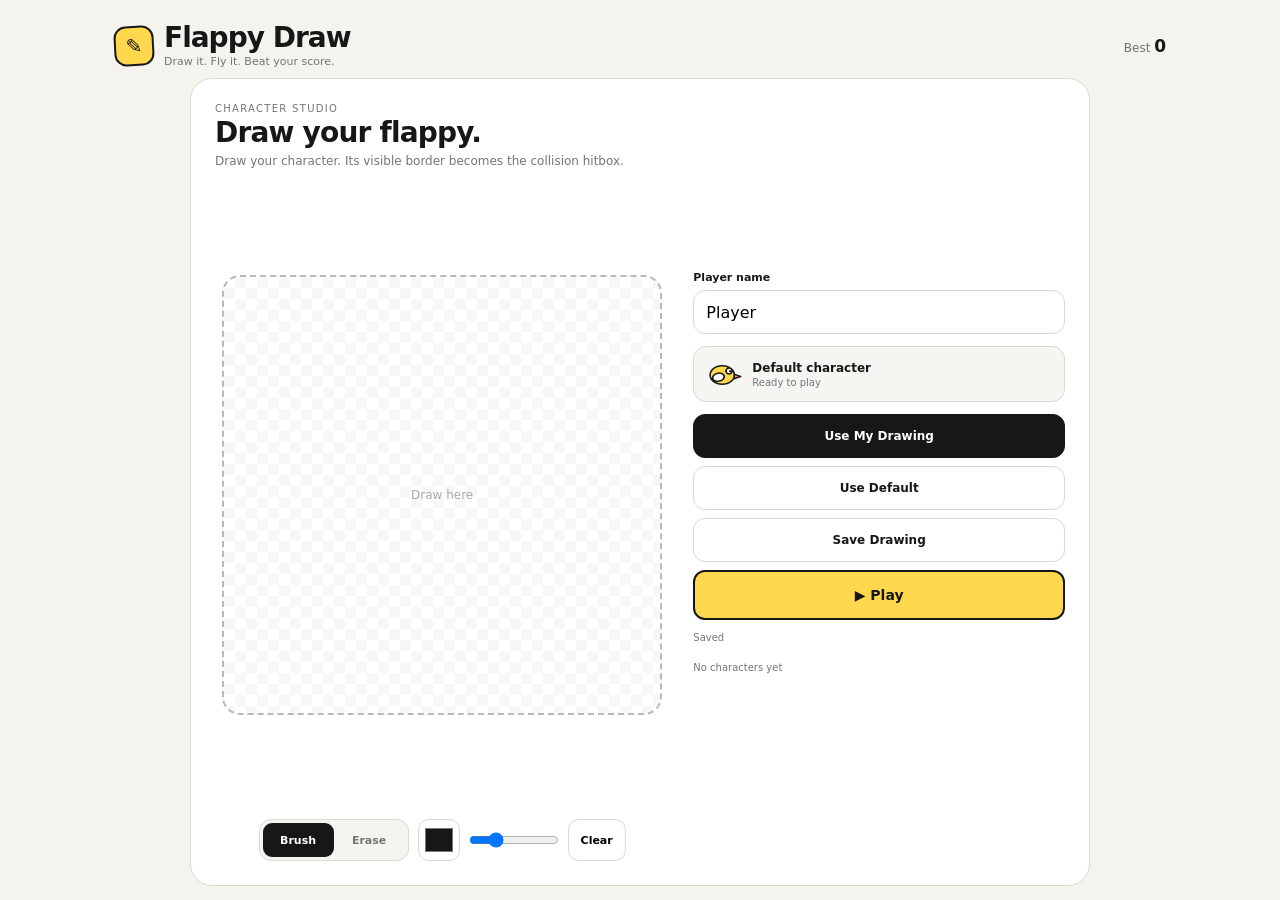
<file: flappy-draw/index.html>
<!DOCTYPE html>
<html lang="en">
<head>
<meta charset="UTF-8">
<meta name="viewport" content="width=device-width, initial-scale=1.0">
<title>Flappy Draw</title>

<style>
*{
    box-sizing:border-box;
    margin:0;
    padding:0;
}

:root{
    --bg:#f4f3ee;
    --card:#ffffff;
    --text:#171717;
    --muted:#757575;
    --border:#d9d8d2;
    --yellow:#ffd84d;
    --green:#78d39c;
    --sky:#cceeff;
}

html,
body{
    height:100%;
}

body{
    font-family:Inter,ui-sans-serif,system-ui,-apple-system,BlinkMacSystemFont,"Segoe UI",sans-serif;
    background:var(--bg);
    color:var(--text);
    overflow:hidden;
}

button,
input{
    font:inherit;
}

button{
    cursor:pointer;
}

.app{
    height:100dvh;
    max-height:100dvh;
    display:flex;
    flex-direction:column;
    padding:14px clamp(12px,2vw,24px);
    max-width:1100px;
    margin:auto;
}

/* HEADER */

.header{
    flex:0 0 auto;
    height:64px;
    display:flex;
    justify-content:space-between;
    align-items:center;
    gap:14px;
}

.brand{
    display:flex;
    align-items:center;
    gap:10px;
}

.logo{
    width:40px;
    height:40px;
    display:grid;
    place-items:center;
    background:var(--yellow);
    border:2px solid var(--text);
    border-radius:12px;
    font-size:20px;
    font-weight:900;
    transform:rotate(-3deg);
}

.brand h1{
    font-size:clamp(20px,3vw,28px);
    letter-spacing:-1px;
    line-height:1;
}

.brand p{
    color:var(--muted);
    font-size:11px;
    margin-top:3px;
}

.header-actions{
    display:flex;
    gap:8px;
    align-items:center;
}

.header-button{
    border:1px solid var(--border);
    background:white;
    color:var(--text);
    border-radius:10px;
    min-height:38px;
    padding:8px 13px;
    font-weight:700;
    font-size:12px;
}

.header-button:hover{
    background:#f7f7f4;
}

.best{
    font-size:12px;
    color:var(--muted);
    white-space:nowrap;
}

.best strong{
    color:var(--text);
    font-size:17px;
}

/* SCREENS */

.main{
    flex:1;
    min-height:0;
}

.screen{
    display:none;
    width:100%;
    height:100%;
    min-height:0;
}

.screen.active{
    display:flex;
    justify-content:center;
    align-items:center;
}

/* CHARACTER STUDIO */

.studio{
    width:min(100%,900px);
    height:100%;
    min-height:0;
    background:var(--card);
    border:1px solid var(--border);
    border-radius:22px;
    padding:clamp(14px,2.2vw,24px);
    display:grid;
    grid-template-columns:minmax(280px,1.1fr) minmax(240px,.9fr);
    gap:clamp(14px,2vw,24px);
    overflow:hidden;
}

.draw-column{
    min-width:0;
    min-height:0;
    display:flex;
    flex-direction:column;
}

.studio-copy{
    flex:0 0 auto;
}

.eyebrow{
    font-size:10px;
    text-transform:uppercase;
    letter-spacing:1.3px;
    color:var(--muted);
    margin-bottom:4px;
}

h2{
    font-size:clamp(20px,3vw,28px);
    letter-spacing:-.8px;
    line-height:1.05;
}

.description{
    color:var(--muted);
    font-size:12px;
    line-height:1.4;
    margin-top:6px;
}

.draw-area{
    flex:1;
    min-height:0;
    display:flex;
    justify-content:center;
    align-items:center;
    padding:12px 0;
}

.canvas-wrap{
    position:relative;
    height:100%;
    max-height:440px;
    aspect-ratio:1/1;
    max-width:100%;
    border:2px dashed #bbb9b1;
    border-radius:18px;
    overflow:hidden;
    background:
        linear-gradient(45deg,#f7f7f7 25%,transparent 25%),
        linear-gradient(-45deg,#f7f7f7 25%,transparent 25%),
        linear-gradient(45deg,transparent 75%,#f7f7f7 75%),
        linear-gradient(-45deg,transparent 75%,#f7f7f7 75%);
    background-size:22px 22px;
    background-position:0 0,0 11px,11px -11px,-11px 0;
}

#drawCanvas{
    display:block;
    width:100%;
    height:100%;
    touch-action:none;
}

.placeholder{
    position:absolute;
    inset:0;
    display:grid;
    place-items:center;
    text-align:center;
    pointer-events:none;
    color:#aaa;
    font-size:12px;
    padding:25px;
}

.placeholder.hidden{
    display:none;
}

.tools{
    flex:0 0 auto;
    display:flex;
    align-items:center;
    justify-content:center;
    flex-wrap:wrap;
    gap:9px;
}

/* DRAW / ERASE TOGGLE */

.mode-toggle{
    position:relative;
    display:flex;
    align-items:center;
    width:150px;
    height:42px;
    padding:3px;
    border:1px solid var(--border);
    border-radius:12px;
    background:#f4f4f1;
}

.mode-indicator{
    position:absolute;
    left:3px;
    top:3px;
    width:calc(50% - 3px);
    height:34px;
    background:var(--text);
    border-radius:9px;
    transition:transform .18s ease;
}

.mode-toggle.erase .mode-indicator{
    transform:translateX(100%);
}

.mode-option{
    position:relative;
    z-index:2;
    flex:1;
    border:0;
    background:transparent;
    min-height:34px;
    font-size:11px;
    font-weight:700;
    color:var(--muted);
}

.mode-option.active{
    color:white;
}

input[type="color"]{
    width:42px;
    height:42px;
    border:1px solid var(--border);
    border-radius:11px;
    background:white;
    padding:4px;
}

input[type="range"]{
    width:90px;
}

.small-button{
    min-height:42px;
    border:1px solid var(--border);
    background:white;
    border-radius:11px;
    padding:9px 12px;
    font-size:11px;
    font-weight:700;
}

.small-button:hover{
    background:#f5f5f2;
}

/* STUDIO OPTIONS */

.options{
    min-height:0;
    display:flex;
    flex-direction:column;
    justify-content:center;
    gap:12px;
}

.field label{
    display:block;
    font-size:11px;
    font-weight:800;
    margin-bottom:6px;
}

.field input{
    width:100%;
    min-height:44px;
    border:1px solid var(--border);
    border-radius:12px;
    padding:10px 12px;
    outline:none;
    font-size:16px;
}

.field input:focus{
    border-color:var(--text);
}

.character-status{
    min-height:48px;
    display:flex;
    align-items:center;
    gap:10px;
    background:#f5f5f1;
    border:1px solid var(--border);
    border-radius:13px;
    padding:8px 10px;
}

.character-thumb{
    width:38px;
    height:38px;
    display:grid;
    place-items:center;
    flex:0 0 auto;
}

.character-thumb img{
    max-width:100%;
    max-height:100%;
    object-fit:contain;
}

.character-copy{
    min-width:0;
}

.character-copy strong{
    display:block;
    font-size:12px;
    white-space:nowrap;
    overflow:hidden;
    text-overflow:ellipsis;
}

.character-copy span{
    display:block;
    color:var(--muted);
    font-size:10px;
    margin-top:2px;
}

.option-buttons{
    display:grid;
    gap:8px;
}

.action{
    width:100%;
    min-height:44px;
    border-radius:12px;
    border:1px solid var(--border);
    background:white;
    color:var(--text);
    font-weight:750;
    font-size:12px;
}

.action:hover{
    background:#f5f5f2;
}

.action.dark{
    background:var(--text);
    color:white;
    border-color:var(--text);
}

.action.play{
    background:var(--yellow);
    color:var(--text);
    border:2px solid var(--text);
    font-size:14px;
    min-height:50px;
}

.saved-row{
    display:flex;
    align-items:center;
    gap:6px;
    overflow-x:auto;
    padding-bottom:2px;
    min-height:50px;
}

.saved-row::-webkit-scrollbar{
    height:4px;
}

.saved-char{
    position:relative;
    flex:0 0 48px;
    width:48px;
    height:48px;
    border:1px solid var(--border);
    border-radius:11px;
    background:#f8f8f5;
    display:grid;
    place-items:center;
    padding:5px;
}

.saved-char.selected{
    border:2px solid var(--text);
}

.saved-char img{
    max-width:100%;
    max-height:100%;
}

.saved-char button{
    position:absolute;
    top:-5px;
    right:-5px;
    width:17px;
    height:17px;
    border:0;
    border-radius:50%;
    background:var(--text);
    color:white;
    font-size:10px;
    line-height:17px;
}

.saved-label{
    color:var(--muted);
    font-size:10px;
}

/* GAME */

#gameScreen{
    align-items:center;
}

.game-shell{
    width:min(100%,850px);
    height:100%;
    min-height:0;
    display:flex;
    justify-content:center;
    align-items:center;
}

.game-container{
    position:relative;
    height:min(100%,650px);
    max-width:100%;
    aspect-ratio:900/620;
    border:1px solid var(--border);
    border-radius:20px;
    overflow:hidden;
    background:var(--sky);
}

#gameCanvas{
    display:block;
    width:100%;
    height:100%;
    touch-action:manipulation;
}

.game-hud{
    position:absolute;
    top:12px;
    left:12px;
    right:12px;
    display:flex;
    justify-content:space-between;
    pointer-events:none;
}

.score{
    min-width:62px;
    padding:7px 10px;
    background:rgba(255,255,255,.92);
    border:2px solid var(--text);
    border-radius:10px;
    font-size:12px;
    font-weight:900;
    text-align:center;
}

.game-message{
    position:absolute;
    left:50%;
    top:50%;
    transform:translate(-50%,-50%);
    background:rgba(255,255,255,.95);
    border:2px solid var(--text);
    border-radius:15px;
    padding:14px 20px;
    text-align:center;
    pointer-events:none;
    white-space:nowrap;
}

.game-message strong{
    display:block;
    font-size:18px;
}

.game-message span{
    color:var(--muted);
    font-size:10px;
}

.game-message.hidden{
    display:none;
}

/* RESULTS */

.results{
    width:min(100%,800px);
    height:100%;
    min-height:0;
    background:white;
    border:1px solid var(--border);
    border-radius:22px;
    padding:clamp(14px,2vw,22px);
    display:grid;
    grid-template-columns:.75fr 1.25fr;
    gap:20px;
    overflow:hidden;
}

.result-main{
    min-height:0;
    display:flex;
    flex-direction:column;
    justify-content:center;
    align-items:center;
    text-align:center;
}

.result-character{
    width:85px;
    height:85px;
    background:#f5f5f1;
    border-radius:17px;
    display:grid;
    place-items:center;
    margin:10px 0;
    padding:10px;
}

.result-character img{
    max-width:100%;
    max-height:100%;
}

.final-score{
    font-size:clamp(42px,8vw,68px);
    font-weight:950;
    line-height:.95;
    letter-spacing:-4px;
}

.score-caption{
    color:var(--muted);
    font-size:10px;
    text-transform:uppercase;
    letter-spacing:1px;
    margin-top:3px;
}

.personal-best{
    font-size:11px;
    font-weight:800;
    margin:9px 0 12px;
    background:var(--yellow);
    padding:6px 9px;
    border-radius:9px;
    border:1px solid var(--text);
}

.result-actions{
    width:100%;
    display:grid;
    gap:7px;
}

.leaderboard-panel{
    min-height:0;
    overflow:hidden;
    display:flex;
    flex-direction:column;
}

.leaderboard{
    flex:1;
    min-height:0;
    overflow:auto;
    margin-top:10px;
}

.leader-row{
    display:grid;
    grid-template-columns:25px 38px 1fr 45px;
    align-items:center;
    gap:8px;
    padding:7px 0;
    border-bottom:1px solid #eee;
}

.rank{
    font-size:11px;
    font-weight:900;
}

.avatar{
    width:36px;
    height:36px;
    display:grid;
    place-items:center;
    background:#f5f5f1;
    border-radius:8px;
    padding:4px;
}

.avatar img{
    max-width:100%;
    max-height:100%;
}

.leader-name{
    min-width:0;
}

.leader-name strong{
    display:block;
    font-size:11px;
    white-space:nowrap;
    overflow:hidden;
    text-overflow:ellipsis;
}

.leader-name span{
    color:var(--muted);
    font-size:9px;
}

.leader-score{
    text-align:right;
    font-size:16px;
    font-weight:950;
}

/* RESPONSIVE */

@media(max-width:700px){

    .app{
        padding:8px 10px;
    }

    .header{
        height:54px;
    }

    .brand p{
        display:none;
    }

    .best{
        display:none;
    }

    .studio{
        grid-template-columns:1fr;
        grid-template-rows:minmax(0,1fr) auto;
        padding:12px;
        gap:8px;
        border-radius:16px;
    }

    .studio-copy .description{
        display:none;
    }

    .draw-area{
        padding:6px 0;
    }

    .canvas-wrap{
        max-height:none;
    }

    .options{
        gap:7px;
    }

    .character-status{
        display:none;
    }

    .option-buttons{
        grid-template-columns:repeat(2,1fr);
    }

    .option-buttons .play{
        grid-column:1 / -1;
    }

    .saved-wrap{
        display:flex;
        align-items:center;
        gap:8px;
    }

    .saved-label{
        flex:0 0 auto;
    }

    .saved-row{
        min-height:42px;
        flex:1;
    }

    .saved-char{
        width:40px;
        height:40px;
        flex-basis:40px;
    }

    .tools{
        gap:6px;
    }

    .mode-toggle{
        width:130px;
        height:38px;
    }

    .mode-indicator{
        height:30px;
    }

    input[type="color"],
    .small-button{
        width:38px;
        height:38px;
        min-height:38px;
        padding:5px;
    }

    input[type="range"]{
        width:70px;
    }

    .game-container{
        width:100%;
        height:auto;
        max-height:100%;
    }

    .results{
        grid-template-columns:1fr;
        grid-template-rows:auto minmax(0,1fr);
        gap:10px;
        padding:12px;
        border-radius:16px;
    }

    .result-main{
        display:grid;
        grid-template-columns:auto 1fr;
        grid-template-areas:
            "char info"
            "actions actions";
        gap:8px 14px;
        text-align:left;
        align-items:center;
    }

    .result-character{
        grid-area:char;
        width:70px;
        height:70px;
        margin:0;
    }

    .result-info{
        grid-area:info;
    }

    .final-score{
        font-size:42px;
        letter-spacing:-2px;
    }

    .personal-best{
        display:inline-block;
        margin:5px 0 0;
    }

    .result-actions{
        grid-area:actions;
        grid-template-columns:1fr 1fr;
    }
}

@media(max-width:430px){

    .brand h1{
        font-size:19px;
    }

    .logo{
        width:34px;
        height:34px;
    }

    .header-button{
        padding:7px 9px;
        font-size:10px;
    }

    h2{
        font-size:19px;
    }

    .studio{
        padding:9px;
    }

    .field input{
        min-height:40px;
    }

    .action{
        min-height:39px;
        font-size:10px;
    }

    .action.play{
        min-height:44px;
        font-size:12px;
    }
}

@media(max-height:650px){

    .header{
        height:48px;
    }

    .logo{
        width:34px;
        height:34px;
    }

    .brand p{
        display:none;
    }

    .studio{
        padding:10px;
    }

    .description{
        display:none;
    }

    .tools{
        gap:5px;
    }

    .field input{
        min-height:38px;
        padding:7px 10px;
    }

    .action{
        min-height:38px;
    }

    .action.play{
        min-height:42px;
    }

    .character-status{
        min-height:40px;
    }
}
</style>
</head>

<body>

<div class="app">

<header class="header">

    <div class="brand">
        <div class="logo">✎</div>

        <div>
            <h1>Flappy Draw</h1>
            <p>Draw it. Fly it. Beat your score.</p>
        </div>
    </div>

    <div class="header-actions">

        <div class="best">
            Best
            <strong id="globalBest">0</strong>
        </div>

        <button
            id="studioHeaderButton"
            class="header-button"
            type="button"
            hidden
        >
            ← Character Studio
        </button>

    </div>

</header>


<main class="main">

<!-- =========================================
     CHARACTER STUDIO
========================================== -->

<section
    id="studioScreen"
    class="screen active"
>

    <div class="studio">

        <div class="draw-column">

            <div class="studio-copy">

                <div class="eyebrow">
                    Character Studio
                </div>

                <h2>Draw your flappy.</h2>

                <p class="description">
                    Draw your character. Its visible border becomes the collision hitbox.
                </p>

            </div>


            <div class="draw-area">

                <div class="canvas-wrap">

                    <canvas
                        id="drawCanvas"
                        width="420"
                        height="420"
                    ></canvas>

                    <div
                        id="canvasPlaceholder"
                        class="placeholder"
                    >
                        Draw here
                    </div>

                </div>

            </div>


            <div class="tools">

                <div
                    id="modeToggle"
                    class="mode-toggle"
                >

                    <div class="mode-indicator"></div>

                    <button
                        id="brushButton"
                        class="mode-option active"
                        type="button"
                    >
                        Brush
                    </button>

                    <button
                        id="eraserButton"
                        class="mode-option"
                        type="button"
                    >
                        Erase
                    </button>

                </div>


                <input
                    id="colorPicker"
                    type="color"
                    value="#171717"
                    title="Color"
                >

                <input
                    id="brushSize"
                    type="range"
                    min="3"
                    max="38"
                    value="12"
                    title="Brush size"
                >

                <button
                    id="clearButton"
                    class="small-button"
                    type="button"
                    title="Clear drawing"
                >
                    Clear
                </button>

            </div>

        </div>


        <div class="options">

            <div class="field">

                <label for="playerName">
                    Player name
                </label>

                <input
                    id="playerName"
                    type="text"
                    maxlength="18"
                    value="Player"
                >

            </div>


            <div class="character-status">

                <div class="character-thumb">
                    <img
                        id="characterPreview"
                        alt="Selected character"
                    >
                </div>

                <div class="character-copy">

                    <strong id="characterTitle">
                        Default character
                    </strong>

                    <span id="characterStatus">
                        Ready to play
                    </span>

                </div>

            </div>


            <div class="option-buttons">

                <button
                    id="useDrawingButton"
                    class="action dark"
                    type="button"
                >
                    Use My Drawing
                </button>

                <button
                    id="defaultButton"
                    class="action"
                    type="button"
                >
                    Use Default
                </button>

                <button
                    id="saveCharacterButton"
                    class="action"
                    type="button"
                >
                    Save Drawing
                </button>

                <button
                    id="playButton"
                    class="action play"
                    type="button"
                >
                    ▶ Play
                </button>

            </div>


            <div class="saved-wrap">

                <div class="saved-label">
                    Saved
                </div>

                <div
                    id="savedCharacters"
                    class="saved-row"
                ></div>

            </div>

        </div>

    </div>

</section>


<!-- =========================================
     GAME
========================================== -->

<section
    id="gameScreen"
    class="screen"
>

    <div class="game-shell">

        <div class="game-container">

            <canvas
                id="gameCanvas"
                width="900"
                height="620"
            ></canvas>


            <div class="game-hud">

                <div class="score">
                    <span id="gameScore">0</span>
                </div>

                <div class="score">
                    Best
                    <span id="gameBest">0</span>
                </div>

            </div>


            <div
                id="gameMessage"
                class="game-message"
            >
                <strong>Get ready!</strong>

                <span>
                    Click, tap or press SPACE
                </span>
            </div>

        </div>

    </div>

</section>


<!-- =========================================
     RESULTS
========================================== -->

<section
    id="resultScreen"
    class="screen"
>

    <div class="results">

        <div class="result-main">

            <div class="result-character">

                <img
                    id="resultCharacter"
                    alt="Character"
                >

            </div>


            <div class="result-info">

                <div class="eyebrow">
                    Game Over
                </div>

                <h2 id="resultName">
                    Player
                </h2>

                <div
                    id="finalScore"
                    class="final-score"
                >
                    0
                </div>

                <div class="score-caption">
                    Score
                </div>

                <div class="personal-best">
                    Best:
                    <span id="personalBest">
                        0
                    </span>
                </div>

            </div>


            <div class="result-actions">

                <button
                    id="playAgainButton"
                    class="action play"
                    type="button"
                >
                    ▶ Play Again
                </button>

                <button
                    id="backStudioButton"
                    class="action"
                    type="button"
                >
                    Character Studio
                </button>

            </div>

        </div>


        <div class="leaderboard-panel">

            <div class="eyebrow">
                Local Records
            </div>

            <h2>Scoreboard</h2>

            <div
                id="leaderboard"
                class="leaderboard"
            ></div>

        </div>

    </div>

</section>

</main>

</div>


<script>
(() => {

"use strict";


/* ==========================================
   ELEMENTS
========================================== */

const studioScreen =
    document.getElementById("studioScreen");

const gameScreen =
    document.getElementById("gameScreen");

const resultScreen =
    document.getElementById("resultScreen");

const studioHeaderButton =
    document.getElementById("studioHeaderButton");

const globalBestElement =
    document.getElementById("globalBest");


/* DRAW */

const drawCanvas =
    document.getElementById("drawCanvas");

const drawCtx =
    drawCanvas.getContext(
        "2d",
        {willReadFrequently:true}
    );

const canvasPlaceholder =
    document.getElementById("canvasPlaceholder");

const modeToggle =
    document.getElementById("modeToggle");

const brushButton =
    document.getElementById("brushButton");

const eraserButton =
    document.getElementById("eraserButton");

const colorPicker =
    document.getElementById("colorPicker");

const brushSize =
    document.getElementById("brushSize");

const clearButton =
    document.getElementById("clearButton");


/* PLAYER */

const playerNameInput =
    document.getElementById("playerName");

const characterPreview =
    document.getElementById("characterPreview");

const characterTitle =
    document.getElementById("characterTitle");

const characterStatus =
    document.getElementById("characterStatus");

const useDrawingButton =
    document.getElementById("useDrawingButton");

const defaultButton =
    document.getElementById("defaultButton");

const saveCharacterButton =
    document.getElementById("saveCharacterButton");

const playButton =
    document.getElementById("playButton");

const savedCharactersContainer =
    document.getElementById("savedCharacters");


/* GAME */

const gameCanvas =
    document.getElementById("gameCanvas");

const gameCtx =
    gameCanvas.getContext("2d");

const gameScoreElement =
    document.getElementById("gameScore");

const gameBestElement =
    document.getElementById("gameBest");

const gameMessage =
    document.getElementById("gameMessage");


/* RESULTS */

const resultCharacter =
    document.getElementById("resultCharacter");

const resultName =
    document.getElementById("resultName");

const finalScore =
    document.getElementById("finalScore");

const personalBest =
    document.getElementById("personalBest");

const leaderboard =
    document.getElementById("leaderboard");

const playAgainButton =
    document.getElementById("playAgainButton");

const backStudioButton =
    document.getElementById("backStudioButton");


/* ==========================================
   STORAGE
========================================== */

const CHARACTER_KEY =
    "flappyDrawCharactersV2";

const SCORE_KEY =
    "flappyDrawScoresV2";


function getSavedCharacters(){

    try{

        return JSON.parse(
            localStorage.getItem(CHARACTER_KEY)
        ) || [];

    }catch{

        return [];

    }

}


function saveCharacters(data){

    localStorage.setItem(
        CHARACTER_KEY,
        JSON.stringify(data)
    );

}


function getScores(){

    try{

        return JSON.parse(
            localStorage.getItem(SCORE_KEY)
        ) || [];

    }catch{

        return [];

    }

}


function saveScores(data){

    localStorage.setItem(
        SCORE_KEY,
        JSON.stringify(data)
    );

}


/* ==========================================
   DRAW STATE
========================================== */

let drawing = false;
let hasDrawn = false;

let tool = "brush";

let lastX = 0;
let lastY = 0;

let activeCharacter = null;


drawCtx.lineCap = "round";
drawCtx.lineJoin = "round";


function canvasPoint(event){

    const rect =
        drawCanvas.getBoundingClientRect();

    return{

        x:
            (event.clientX - rect.left) *
            drawCanvas.width /
            rect.width,

        y:
            (event.clientY - rect.top) *
            drawCanvas.height /
            rect.height

    };

}


function startDrawing(event){

    event.preventDefault();

    drawing = true;
    hasDrawn = true;

    canvasPlaceholder.classList.add(
        "hidden"
    );

    const point =
        canvasPoint(event);

    lastX = point.x;
    lastY = point.y;

    drawCtx.beginPath();

    drawCtx.arc(
        point.x,
        point.y,
        Number(brushSize.value) / 2,
        0,
        Math.PI * 2
    );

    if(tool === "eraser"){

        drawCtx.globalCompositeOperation =
            "destination-out";

        drawCtx.fillStyle = "#000";

    }else{

        drawCtx.globalCompositeOperation =
            "source-over";

        drawCtx.fillStyle =
            colorPicker.value;

    }

    drawCtx.fill();

}


function moveDrawing(event){

    if(!drawing) return;

    event.preventDefault();

    const point =
        canvasPoint(event);

    drawCtx.lineWidth =
        Number(brushSize.value);

    if(tool === "eraser"){

        drawCtx.globalCompositeOperation =
            "destination-out";

        drawCtx.strokeStyle = "#000";

    }else{

        drawCtx.globalCompositeOperation =
            "source-over";

        drawCtx.strokeStyle =
            colorPicker.value;

    }

    drawCtx.beginPath();

    drawCtx.moveTo(
        lastX,
        lastY
    );

    drawCtx.lineTo(
        point.x,
        point.y
    );

    drawCtx.stroke();

    lastX = point.x;
    lastY = point.y;

}


function endDrawing(){

    drawing = false;

}


drawCanvas.addEventListener(
    "pointerdown",
    startDrawing
);

drawCanvas.addEventListener(
    "pointermove",
    moveDrawing
);

window.addEventListener(
    "pointerup",
    endDrawing
);


/* ==========================================
   BRUSH / ERASE TOGGLE
========================================== */

function setTool(newTool){

    tool = newTool;

    const erasing =
        newTool === "eraser";

    modeToggle.classList.toggle(
        "erase",
        erasing
    );

    brushButton.classList.toggle(
        "active",
        !erasing
    );

    eraserButton.classList.toggle(
        "active",
        erasing
    );

}


brushButton.addEventListener(
    "click",
    () => setTool("brush")
);

eraserButton.addEventListener(
    "click",
    () => setTool("eraser")
);


clearButton.addEventListener(
    "click",
    () => {

        drawCtx.clearRect(
            0,
            0,
            drawCanvas.width,
            drawCanvas.height
        );

        hasDrawn = false;

        canvasPlaceholder.classList.remove(
            "hidden"
        );

        characterStatus.textContent =
            "Canvas cleared";

    }
);


/* ==========================================
   HITBOX DETECTION
========================================== */

function detectVisibleBounds(canvas){

    const context =
        canvas.getContext(
            "2d",
            {willReadFrequently:true}
        );

    const width =
        canvas.width;

    const height =
        canvas.height;

    const pixels =
        context.getImageData(
            0,
            0,
            width,
            height
        ).data;

    let minX = width;
    let minY = height;
    let maxX = -1;
    let maxY = -1;


    for(let y = 0; y < height; y++){

        for(let x = 0; x < width; x++){

            const alpha =
                pixels[
                    (y * width + x) * 4 + 3
                ];

            if(alpha > 20){

                if(x < minX) minX = x;
                if(y < minY) minY = y;

                if(x > maxX) maxX = x;
                if(y > maxY) maxY = y;

            }

        }

    }


    if(maxX < minX){
        return null;
    }


    return{

        x:minX,
        y:minY,

        width:
            maxX - minX + 1,

        height:
            maxY - minY + 1

    };

}


/* ==========================================
   CUSTOM CHARACTER
========================================== */

function createCharacterFromDrawing(){

    const bounds =
        detectVisibleBounds(
            drawCanvas
        );

    if(!bounds){

        characterStatus.textContent =
            "Draw something first";

        return null;

    }


    const padding = 8;

    const cropped =
        document.createElement("canvas");

    cropped.width =
        bounds.width +
        padding * 2;

    cropped.height =
        bounds.height +
        padding * 2;


    const ctx =
        cropped.getContext("2d");


    ctx.drawImage(

        drawCanvas,

        bounds.x,
        bounds.y,
        bounds.width,
        bounds.height,

        padding,
        padding,
        bounds.width,
        bounds.height

    );


    return{

        id:
            "custom-" +
            Date.now(),

        name:
            playerNameInput.value.trim()
            || "Player",

        image:
            cropped.toDataURL(
                "image/png"
            ),

        hitbox:{

            left:
                padding /
                cropped.width,

            top:
                padding /
                cropped.height,

            right:
                (padding +
                bounds.width) /
                cropped.width,

            bottom:
                (padding +
                bounds.height) /
                cropped.height

        }

    };

}


/* ==========================================
   DEFAULT CHARACTER
========================================== */

function createDefaultCharacter(){

    const canvas =
        document.createElement("canvas");

    canvas.width = 150;
    canvas.height = 120;

    const ctx =
        canvas.getContext("2d");


    ctx.lineWidth = 6;
    ctx.strokeStyle = "#171717";
    ctx.lineJoin = "round";


    /* body */

    ctx.fillStyle = "#ffd84d";

    ctx.beginPath();

    ctx.ellipse(
        72,
        64,
        48,
        37,
        0,
        0,
        Math.PI * 2
    );

    ctx.fill();
    ctx.stroke();


    /* wing */

    ctx.fillStyle = "#fff";

    ctx.beginPath();

    ctx.ellipse(
        57,
        73,
        23,
        16,
        -.2,
        0,
        Math.PI * 2
    );

    ctx.fill();
    ctx.stroke();


    /* eye */

    ctx.beginPath();

    ctx.arc(
        99,
        48,
        12,
        0,
        Math.PI * 2
    );

    ctx.fill();
    ctx.stroke();


    ctx.fillStyle = "#171717";

    ctx.beginPath();

    ctx.arc(
        103,
        49,
        4,
        0,
        Math.PI * 2
    );

    ctx.fill();


    /* beak */

    ctx.fillStyle = "#ff8a70";

    ctx.beginPath();

    ctx.moveTo(119,61);
    ctx.lineTo(145,70);
    ctx.lineTo(119,79);
    ctx.closePath();

    ctx.fill();
    ctx.stroke();


    const bounds =
        detectVisibleBounds(canvas);


    return{

        id:"default",

        name:"Default character",

        image:
            canvas.toDataURL(
                "image/png"
            ),

        hitbox:{

            left:
                bounds.x /
                canvas.width,

            top:
                bounds.y /
                canvas.height,

            right:
                (bounds.x +
                bounds.width) /
                canvas.width,

            bottom:
                (bounds.y +
                bounds.height) /
                canvas.height

        }

    };

}


/* ==========================================
   CHARACTER SELECTION
========================================== */

function selectCharacter(character){

    activeCharacter =
        character;

    characterPreview.src =
        character.image;

    characterTitle.textContent =
        character.name;

    characterStatus.textContent =
        character.id === "default"
        ? "Ready to play"
        : "Custom hitbox detected";

    renderSavedCharacters();

}


useDrawingButton.addEventListener(
    "click",
    () => {

        const character =
            createCharacterFromDrawing();

        if(character){

            selectCharacter(character);

        }

    }
);


defaultButton.addEventListener(
    "click",
    () => {

        selectCharacter(
            createDefaultCharacter()
        );

    }
);


saveCharacterButton.addEventListener(
    "click",
    () => {

        let character =
            createCharacterFromDrawing();

        if(!character){
            return;
        }


        character.id =
            "saved-" +
            Date.now();


        const saved =
            getSavedCharacters();


        saved.unshift(
            character
        );


        saveCharacters(
            saved.slice(0,12)
        );


        selectCharacter(
            character
        );


        characterStatus.textContent =
            "Drawing saved locally";

    }
);


/* ==========================================
   SAVED CHARACTERS
========================================== */

function renderSavedCharacters(){

    const saved =
        getSavedCharacters();

    savedCharactersContainer.innerHTML =
        "";


    if(!saved.length){

        const empty =
            document.createElement("span");

        empty.className =
            "saved-label";

        empty.textContent =
            "No characters yet";

        savedCharactersContainer.appendChild(
            empty
        );

        return;

    }


    saved.forEach(character => {

        const item =
            document.createElement("div");

        item.className =
            "saved-char";


        if(
            activeCharacter &&
            character.id ===
            activeCharacter.id
        ){

            item.classList.add(
                "selected"
            );

        }


        const img =
            document.createElement("img");

        img.src =
            character.image;

        img.alt =
            character.name;


        const deleteButton =
            document.createElement("button");

        deleteButton.type =
            "button";

        deleteButton.textContent =
            "×";


        item.append(
            img,
            deleteButton
        );


        item.addEventListener(
            "click",
            () => {

                selectCharacter(
                    character
                );

            }
        );


        deleteButton.addEventListener(
            "click",
            event => {

                event.stopPropagation();


                const remaining =
                    getSavedCharacters()
                    .filter(
                        entry =>
                        entry.id !==
                        character.id
                    );


                saveCharacters(
                    remaining
                );


                renderSavedCharacters();

            }
        );


        savedCharactersContainer.appendChild(
            item
        );

    });

}


/* ==========================================
   SCREEN HANDLING
========================================== */

function showScreen(screen){

    [
        studioScreen,
        gameScreen,
        resultScreen
    ].forEach(
        element =>
        element.classList.remove(
            "active"
        )
    );


    screen.classList.add(
        "active"
    );


    studioHeaderButton.hidden =
        screen === studioScreen;

}


/* ==========================================
   GAME STATE
========================================== */

const game = {

    running:false,

    started:false,

    score:0,

    frame:0,

    gravity:.42,

    flapPower:-7.2,

    pipeSpeed:3.1,

    pipeWidth:82,

    pipeGap:180,

    pipes:[],

    player:{

        x:190,

        y:300,

        width:64,

        height:64,

        velocity:0,

        rotation:0

    },

    characterImage:
        new Image(),

    animationId:null

};


/* ==========================================
   GAME START
========================================== */

function currentPlayerName(){

    return(
        playerNameInput.value
        .trim()
        .slice(0,18)
        ||
        "Player"
    );

}


playButton.addEventListener(
    "click",
    () => {

        if(!activeCharacter){

            selectCharacter(
                createDefaultCharacter()
            );

        }

        startGame();

    }
);


function startGame(){

    showScreen(
        gameScreen
    );


    cancelAnimationFrame(
        game.animationId
    );


    game.running = true;

    game.started = false;

    game.score = 0;

    game.frame = 0;

    game.pipes = [];


    game.player.x = 190;

    game.player.y =
        gameCanvas.height / 2;

    game.player.velocity = 0;

    game.player.rotation = 0;


    gameScoreElement.textContent =
        "0";

    gameBestElement.textContent =
        getGlobalBest();


    gameMessage.classList.remove(
        "hidden"
    );


    game.characterImage =
        new Image();

    game.characterImage.src =
        activeCharacter.image;


    game.animationId =
        requestAnimationFrame(
            gameLoop
        );

}


/* ==========================================
   FLAP
========================================== */

function flap(){

    if(!game.running){
        return;
    }


    if(!game.started){

        game.started = true;

        gameMessage.classList.add(
            "hidden"
        );

    }


    game.player.velocity =
        game.flapPower;

}


gameCanvas.addEventListener(
    "pointerdown",
    event => {

        event.preventDefault();

        flap();

    }
);


window.addEventListener(
    "keydown",
    event => {

        if(
            event.code === "Space" &&
            gameScreen.classList.contains(
                "active"
            )
        ){

            event.preventDefault();

            flap();

        }

    }
);


/* ==========================================
   PIPES
========================================== */

function spawnPipe(){

    const margin = 75;

    const range =
        gameCanvas.height -
        game.pipeGap -
        margin * 2;


    const top =
        margin +
        Math.random() *
        range;


    game.pipes.push({

        x:
            gameCanvas.width +
            20,

        top,

        bottom:
            top +
            game.pipeGap,

        scored:false

    });

}


/* ==========================================
   HITBOX
========================================== */

function getPlayerHitbox(){

    const player =
        game.player;

    const hit =
        activeCharacter.hitbox;


    const forgiveness = 3;


    return{

        left:
            player.x +
            player.width *
            hit.left +
            forgiveness,

        top:
            player.y +
            player.height *
            hit.top +
            forgiveness,

        right:
            player.x +
            player.width *
            hit.right -
            forgiveness,

        bottom:
            player.y +
            player.height *
            hit.bottom -
            forgiveness

    };

}


/* ==========================================
   COLLISION
========================================== */

function checkCollision(){

    const hit =
        getPlayerHitbox();


    if(
        hit.top <= 0 ||
        hit.bottom >=
        gameCanvas.height
    ){

        return true;

    }


    for(const pipe of game.pipes){

        const overlapX =

            hit.right >
            pipe.x

            &&

            hit.left <
            pipe.x +
            game.pipeWidth;


        if(!overlapX){
            continue;
        }


        if(
            hit.top <
            pipe.top

            ||

            hit.bottom >
            pipe.bottom
        ){

            return true;

        }

    }


    return false;

}


/* ==========================================
   BACKGROUND
========================================== */

function drawBackground(){

    gameCtx.clearRect(
        0,
        0,
        gameCanvas.width,
        gameCanvas.height
    );


    gameCtx.fillStyle =
        "#cceeff";

    gameCtx.fillRect(
        0,
        0,
        gameCanvas.width,
        gameCanvas.height
    );


    gameCtx.fillStyle =
        "rgba(255,255,255,.55)";


    const offset =
        game.frame * .25 %
        gameCanvas.width;


    for(let i = -1; i < 5; i++){

        const x =
            i * 260 -
            offset;

        const y =
            85 +
            (i % 2) * 100;


        gameCtx.beginPath();

        gameCtx.arc(
            x,
            y,
            40,
            0,
            Math.PI * 2
        );

        gameCtx.arc(
            x + 40,
            y + 5,
            28,
            0,
            Math.PI * 2
        );

        gameCtx.arc(
            x - 37,
            y + 10,
            27,
            0,
            Math.PI * 2
        );

        gameCtx.fill();

    }

}


/* ==========================================
   DRAW PIPES
========================================== */

function drawPipes(){

    gameCtx.fillStyle =
        "#78d39c";

    gameCtx.strokeStyle =
        "#171717";

    gameCtx.lineWidth = 4;


    game.pipes.forEach(pipe => {


        gameCtx.fillRect(
            pipe.x,
            0,
            game.pipeWidth,
            pipe.top
        );

        gameCtx.strokeRect(
            pipe.x,
            -5,
            game.pipeWidth,
            pipe.top + 5
        );


        gameCtx.fillRect(
            pipe.x - 7,
            pipe.top - 25,
            game.pipeWidth + 14,
            25
        );

        gameCtx.strokeRect(
            pipe.x - 7,
            pipe.top - 25,
            game.pipeWidth + 14,
            25
        );


        gameCtx.fillRect(
            pipe.x,
            pipe.bottom,
            game.pipeWidth,
            gameCanvas.height -
            pipe.bottom
        );

        gameCtx.strokeRect(
            pipe.x,
            pipe.bottom,
            game.pipeWidth,
            gameCanvas.height -
            pipe.bottom +
            5
        );


        gameCtx.fillRect(
            pipe.x - 7,
            pipe.bottom,
            game.pipeWidth + 14,
            25
        );

        gameCtx.strokeRect(
            pipe.x - 7,
            pipe.bottom,
            game.pipeWidth + 14,
            25
        );

    });

}


/* ==========================================
   DRAW PLAYER
========================================== */

function drawPlayer(){

    const player =
        game.player;


    gameCtx.save();


    gameCtx.translate(

        player.x +
        player.width / 2,

        player.y +
        player.height / 2

    );


    gameCtx.rotate(
        player.rotation
    );


    gameCtx.drawImage(

        game.characterImage,

        -player.width / 2,
        -player.height / 2,

        player.width,
        player.height

    );


    gameCtx.restore();

}


/* ==========================================
   LOOP
========================================== */

function gameLoop(){

    if(!game.running){
        return;
    }


    game.frame++;


    if(game.started){


        game.player.velocity +=
            game.gravity;


        game.player.y +=
            game.player.velocity;


        game.player.rotation =
            Math.max(
                -.35,
                Math.min(
                    .65,
                    game.player.velocity *
                    .055
                )
            );


        if(
            game.frame % 92 === 0
        ){

            spawnPipe();

        }


        game.pipes.forEach(
            pipe => {

                pipe.x -=
                    game.pipeSpeed;


                if(
                    !pipe.scored &&
                    pipe.x +
                    game.pipeWidth <
                    game.player.x
                ){

                    pipe.scored = true;

                    game.score++;

                    gameScoreElement.textContent =
                        game.score;

                }

            }
        );


        game.pipes =
            game.pipes.filter(
                pipe =>
                pipe.x >
                -game.pipeWidth -
                20
            );


        if(checkCollision()){

            endGame();

            return;

        }

    }


    drawBackground();

    drawPipes();

    drawPlayer();


    game.animationId =
        requestAnimationFrame(
            gameLoop
        );

}


/* ==========================================
   GAME OVER
========================================== */

function endGame(){

    game.running = false;


    cancelAnimationFrame(
        game.animationId
    );


    const player =
        currentPlayerName();


    const scores =
        getScores();


    let oldBest = 0;


    scores.forEach(score => {

        if(
            score.player ===
            player
        ){

            oldBest =
                Math.max(
                    oldBest,
                    Number(score.score)
                    || 0
                );

        }

    });


    scores.push({

        id:
            "score-" +
            Date.now(),

        player,

        score:
            game.score,

        character:
            activeCharacter.image,

        date:
            new Date()
            .toISOString()

    });


    scores.sort(
        (a,b) =>
        b.score -
        a.score
    );


    saveScores(
        scores.slice(0,100)
    );


    resultName.textContent =
        player;

    resultCharacter.src =
        activeCharacter.image;

    finalScore.textContent =
        game.score;

    personalBest.textContent =
        Math.max(
            oldBest,
            game.score
        );


    updateGlobalBest();

    renderLeaderboard();


    showScreen(
        resultScreen
    );

}


/* ==========================================
   LEADERBOARD
========================================== */

function renderLeaderboard(){

    const scores =
        getScores();


    const records =
        new Map();


    scores.forEach(record => {

        const old =
            records.get(
                record.player
            );


        if(
            !old ||
            record.score >
            old.score
        ){

            records.set(
                record.player,
                record
            );

        }

    });


    const leaders =
        [...records.values()]
        .sort(
            (a,b) =>
            b.score -
            a.score
        )
        .slice(0,10);


    leaderboard.innerHTML =
        "";


    if(!leaders.length){

        leaderboard.textContent =
            "No scores yet.";

        return;

    }


    leaders.forEach(
        (record,index) => {


            const row =
                document.createElement(
                    "div"
                );

            row.className =
                "leader-row";


            const rank =
                document.createElement(
                    "div"
                );

            rank.className =
                "rank";

            rank.textContent =
                "#" +
                (index + 1);


            const avatar =
                document.createElement(
                    "div"
                );

            avatar.className =
                "avatar";


            const img =
                document.createElement(
                    "img"
                );

            img.src =
                record.character;

            avatar.appendChild(img);


            const info =
                document.createElement(
                    "div"
                );

            info.className =
                "leader-name";


            const name =
                document.createElement(
                    "strong"
                );

            name.textContent =
                record.player;


            const date =
                document.createElement(
                    "span"
                );

            date.textContent =
                new Date(
                    record.date
                ).toLocaleDateString();


            info.append(
                name,
                date
            );


            const score =
                document.createElement(
                    "div"
                );

            score.className =
                "leader-score";

            score.textContent =
                record.score;


            row.append(
                rank,
                avatar,
                info,
                score
            );


            leaderboard.appendChild(
                row
            );

        }
    );

}


/* ==========================================
   BEST SCORE
========================================== */

function getGlobalBest(){

    const scores =
        getScores();


    if(!scores.length){
        return 0;
    }


    return Math.max(
        ...scores.map(
            entry =>
            Number(entry.score)
            || 0
        )
    );

}


function updateGlobalBest(){

    globalBestElement.textContent =
        getGlobalBest();

}


/* ==========================================
   NAVIGATION
========================================== */

function backToStudio(){

    game.running = false;

    cancelAnimationFrame(
        game.animationId
    );

    showScreen(
        studioScreen
    );

}


studioHeaderButton.addEventListener(
    "click",
    backToStudio
);


backStudioButton.addEventListener(
    "click",
    backToStudio
);


playAgainButton.addEventListener(
    "click",
    startGame
);


/* ==========================================
   INITIALIZE
========================================== */

function initialize(){

    activeCharacter =
        createDefaultCharacter();


    selectCharacter(
        activeCharacter
    );


    updateGlobalBest();

    renderSavedCharacters();

    renderLeaderboard();

}


initialize();

})();
</script>

</body>
</html>
</file>
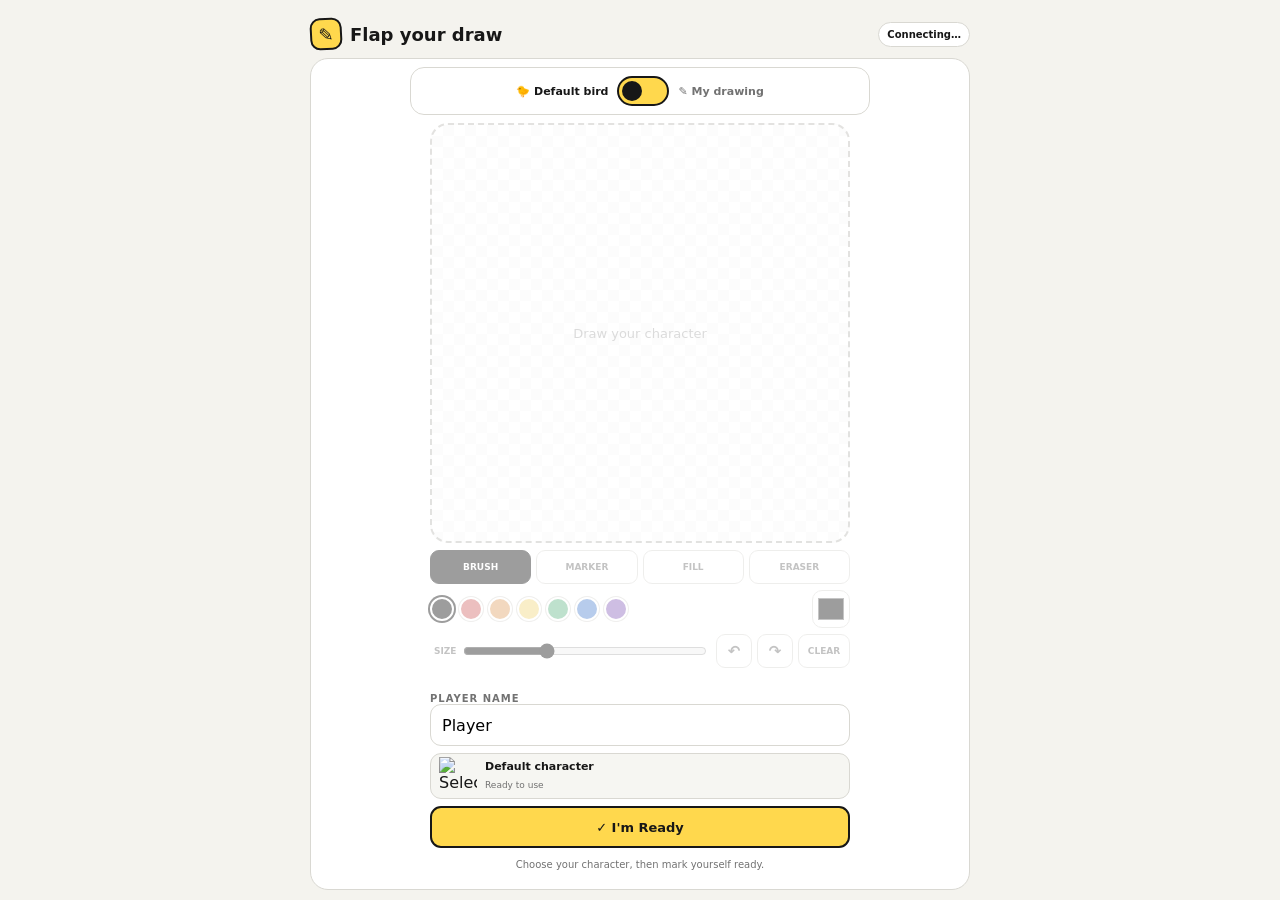
<file: flappy-draw/controller.html>
<!DOCTYPE html>
<html lang="en">
<head>
<meta charset="UTF-8">
<meta name="viewport" content="width=device-width,initial-scale=1,maximum-scale=1,user-scalable=no">
<title>Flap your draw — Controller</title>
<script src="https://www.airconsole.com/api/airconsole-1.11.0.js"></script>
<style>
*{box-sizing:border-box;margin:0;padding:0;-webkit-tap-highlight-color:transparent}
:root{--bg:#f4f3ee;--card:#fff;--text:#171717;--muted:#727272;--border:#d9d8d2;--yellow:#ffd84d;--green:#84d7a2;--red:#ff7c73}
html,body{width:100%;height:100%;overflow:hidden}
body{font-family:Inter,system-ui,-apple-system,BlinkMacSystemFont,"Segoe UI",sans-serif;background:var(--bg);color:var(--text);touch-action:manipulation}
button,input{font:inherit}
button{cursor:pointer}
.app{height:100dvh;display:flex;flex-direction:column;padding:10px;max-width:680px;margin:auto}
.top{height:48px;flex:0 0 48px;display:flex;align-items:center;justify-content:space-between;gap:8px}
.brand{display:flex;align-items:center;gap:8px;font-weight:900;font-size:18px}
.logo{width:32px;height:32px;display:grid;place-items:center;border:2px solid var(--text);border-radius:10px;background:var(--yellow);transform:rotate(-3deg)}
.role{font-size:10px;font-weight:800;padding:6px 8px;border:1px solid var(--border);border-radius:999px;background:white}
.view{display:none;flex:1;min-height:0;opacity:0;transform:translateY(8px)}
.view.active{animation:viewIn .28s cubic-bezier(.2,.8,.2,1) forwards}
@keyframes viewIn{to{opacity:1;transform:none}}
@keyframes readyPop{0%{transform:scale(.96)}55%{transform:scale(1.035)}100%{transform:scale(1)}}
@keyframes flapPulse{0%{transform:scale(1)}45%{transform:scale(.965)}100%{transform:scale(1)}}
@keyframes resultPop{0%{transform:scale(.9);opacity:0}100%{transform:scale(1);opacity:1}}
.view.active{display:flex}
.card{background:var(--card);border:1px solid var(--border);border-radius:18px}
.lobby{width:100%;height:100%;padding:8px;display:flex;flex-direction:column;align-items:center;justify-content:flex-start;gap:8px;overflow-x:hidden;overflow-y:auto}
.character-choice{width:min(92vw,460px);display:flex;align-items:center;justify-content:center;gap:9px;padding:8px 10px;background:#fff;border:1px solid var(--border);border-radius:14px;flex:0 0 auto}
.character-choice span{font-size:11px;font-weight:850;color:var(--muted);transition:color .18s}
.character-choice span.active{color:var(--text)}
.source-switch{position:relative;width:52px;height:30px;display:inline-block;flex:0 0 auto}
.source-switch input{position:absolute;opacity:0;pointer-events:none}
.source-switch i{position:absolute;inset:0;border:2px solid var(--text);border-radius:999px;background:var(--yellow);cursor:pointer}
.source-switch i::after{content:"";position:absolute;width:20px;height:20px;left:3px;top:3px;border-radius:50%;background:var(--text);transition:transform .2s cubic-bezier(.2,.8,.2,1)}
.source-switch input:checked+i{background:var(--green)}
.source-switch input:checked+i::after{transform:translateX(22px)}
.drawside{width:100%;flex:1 0 auto;min-height:0;display:flex;flex-direction:column;align-items:center;justify-content:flex-start;transition:opacity .2s,filter .2s}
.drawside.inactive{opacity:.42;filter:grayscale(.35);pointer-events:none}
.canvas-wrap{position:relative;transition:transform .18s ease,border-color .18s ease;width:min(88vw,420px);height:min(48vh,420px);aspect-ratio:1/1;flex:0 1 auto;border:2px dashed #bdbbb4;border-radius:18px;overflow:hidden;background:
linear-gradient(45deg,#f8f8f8 25%,transparent 25%),
linear-gradient(-45deg,#f8f8f8 25%,transparent 25%),
linear-gradient(45deg,transparent 75%,#f8f8f8 75%),
linear-gradient(-45deg,transparent 75%,#f8f8f8 75%);
background-size:22px 22px;background-position:0 0,0 11px,11px -11px,-11px 0}
#drawCanvas{width:100%;height:100%;display:block;touch-action:none}
.canvas-wrap:focus-within,.canvas-wrap.drawing-now{border-color:#8f8d86;transform:scale(1.008)}
.placeholder{position:absolute;inset:0;display:grid;place-items:center;color:#aaa;font-size:13px;pointer-events:none}
.placeholder.hidden{display:none}
.tools{width:min(88vw,420px);flex:0 0 auto;display:flex;flex-direction:column;gap:6px;padding-top:7px}
.tool-row{display:flex;align-items:center;justify-content:center;gap:5px;min-width:0}
.tool-btn{height:34px;min-width:0;flex:1;border:1px solid var(--border);border-radius:9px;background:#fff;color:var(--muted);font-size:9px;font-weight:900;padding:0 6px}
.tool-btn.active{background:var(--text);border-color:var(--text);color:#fff}
.tool-btn:disabled{opacity:.35;cursor:not-allowed}
.tool-btn.icon{flex:0 0 36px;font-size:15px;padding:0}
.colors{display:flex;align-items:center;gap:5px;flex:1;min-width:0}
.swatch{width:24px;height:24px;flex:0 0 24px;border:2px solid #fff;border-radius:50%;box-shadow:0 0 0 1px var(--border);padding:0}
.swatch.active{box-shadow:0 0 0 2px var(--text)}
.size-control{display:flex;align-items:center;gap:6px;flex:1;min-width:92px;padding:0 4px}
.size-control span{font-size:9px;font-weight:900;color:var(--muted)}
.size-control input{width:100%;accent-color:var(--text)}
input[type=color]{width:38px;height:38px;border:1px solid var(--border);border-radius:10px;padding:3px;background:#fff}
.small{height:38px;border:1px solid var(--border);background:white;border-radius:10px;padding:0 10px;font-size:10px;font-weight:800}
.options{width:min(88vw,420px);flex:0 0 auto;display:grid;grid-template-columns:1fr;gap:7px;align-items:center;padding-bottom:6px}
.label{font-size:10px;font-weight:900;text-transform:uppercase;letter-spacing:1px;color:var(--muted)}
.name{width:100%;height:42px;border:1px solid var(--border);border-radius:11px;padding:0 11px;font-size:16px;outline:none}
.name:focus{border-color:var(--text)}
.action{width:100%;min-height:42px;border:1px solid var(--border);border-radius:11px;background:#fff;font-size:11px;font-weight:850}
.action.primary{background:var(--text);color:#fff;border-color:var(--text)}
.action.ready{background:var(--yellow);color:var(--text);border:2px solid var(--text);font-size:13px;transition:transform .15s ease,filter .15s ease}
.action.ready.ready-pop{animation:readyPop .34s ease}
.action.start{background:var(--green);border:2px solid var(--text);font-size:13px}
.action:disabled{opacity:.42;cursor:not-allowed}
.preview{grid-column:1/-1;height:46px;display:flex;align-items:center;gap:8px;padding:5px 8px;background:#f6f6f2;border-radius:11px;border:1px solid var(--border)}
.preview img{width:38px;height:38px;object-fit:contain}
.preview strong{font-size:11px;display:block}
.preview span{font-size:9px;color:var(--muted)}
.status{grid-column:1/-1;font-size:10px;line-height:1.25;color:var(--muted);text-align:center;min-height:20px;display:grid;place-items:center}
.wait-wrap,.result-wrap,.game-wrap{width:100%;height:100%;display:flex;align-items:center;justify-content:center}
.wait-card,.result-card{width:min(100%,520px);max-height:100%;padding:18px;text-align:center;animation:resultPop .38s cubic-bezier(.2,.8,.2,1)}
.wait-char{width:100px;height:100px;margin:12px auto;background:#f5f5f1;border-radius:18px;display:grid;place-items:center;padding:12px}
.wait-char img{max-width:100%;max-height:100%}
.wait-card h2,.result-card h2{font-size:24px;letter-spacing:-.8px}
.wait-card p,.result-card p{font-size:11px;color:var(--muted);margin-top:6px}
.admin-start{margin-top:14px}
.game-wrap{padding:4px}
.flap{width:100%;height:100%;border:3px solid var(--text);transition:background .2s ease,transform .08s ease;border-radius:24px;background:var(--yellow);display:flex;align-items:center;justify-content:center;flex-direction:column;gap:6px;user-select:none}
.flap:active{transform:scale(.975)}
.flap.flap-pulse{animation:flapPulse .16s ease}
.flap .icon{font-size:56px;line-height:1}
.flap strong{font-size:30px;letter-spacing:-1px}
.flap span{font-size:11px;color:#4b4b4b}
.out{background:#e8e8e4;color:#777;border-color:#aaa}
.result-top{display:grid;grid-template-columns:85px 1fr;gap:12px;align-items:center;text-align:left}
.result-avatar{width:85px;height:85px;background:#f5f5f1;border-radius:16px;display:grid;place-items:center;padding:10px}
.result-avatar img{max-width:100%;max-height:100%}
.place{font-size:42px;font-weight:950;line-height:1;letter-spacing:-2px}
.scoreline{font-size:12px;color:var(--muted);margin-top:4px}
.compare{margin-top:12px;max-height:190px;overflow:auto;text-align:left;border-top:1px solid #eee}
.row{display:grid;grid-template-columns:26px 34px 1fr auto;gap:7px;align-items:center;padding:7px 0;border-bottom:1px solid #eee}
.row img{width:32px;height:32px;object-fit:contain;background:#f6f6f2;border-radius:8px;padding:3px}
.row strong{font-size:11px}
.row small{display:block;font-size:9px;color:var(--muted)}
.row b{font-size:13px}
.admin-actions{display:grid;grid-template-columns:1fr 1fr;gap:8px;margin-top:12px}
@media(prefers-reduced-motion:reduce){*,*::before,*::after{animation-duration:.001ms!important;animation-iteration-count:1!important;transition-duration:.001ms!important}}
@media(max-width:520px){
  .app{padding:6px}
  .top{height:40px;flex-basis:40px}
  .lobby{padding:6px;gap:6px}
  .canvas-wrap{width:min(92vw,410px);height:min(44vh,410px)}
  .tools,.options{width:min(92vw,410px)}
  .options{gap:6px}
  .status{display:none}
  .action{min-height:38px}
  .name{height:38px}
}
@media(max-width:390px){
  .canvas-wrap{height:min(40vh,360px)}
  .tools{padding-top:6px}
  .colors .swatch:nth-of-type(n+6){display:none}
  .options .full{grid-column:1/-1}
}
@media(max-height:620px){
  .canvas-wrap{height:min(36vh,330px);width:min(78vw,330px)}
  .tools,.options{width:min(88vw,420px)}
  .preview,.status{display:none}
  .action{min-height:36px}
  .name{height:36px}
}
</style>
</head>
<body>
<div class="app">
  <header class="top">
    <div class="brand"><div class="logo">✎</div><span>Flap your draw</span></div>
    <div id="roleBadge" class="role">Connecting…</div>
  </header>

  <section id="lobbyView" class="view active">
    <div class="card lobby">
      <div class="character-choice" role="group" aria-label="Character source">
        <span id="defaultModeLabel" class="active">🐤 Default bird</span>
        <label class="source-switch" title="Switch character source">
          <input id="characterToggle" type="checkbox" aria-label="Use my drawing">
          <i></i>
        </label>
        <span id="drawingModeLabel">✎ My drawing</span>
      </div>

      <div id="drawEditor" class="drawside inactive" aria-disabled="true">
        <div class="canvas-wrap">
          <canvas id="drawCanvas" width="420" height="420"></canvas>
          <div id="placeholder" class="placeholder">Draw your character</div>
        </div>
        <div class="tools">
          <div class="tool-row" role="toolbar" aria-label="Drawing tools">
            <button id="brushBtn" type="button" class="tool-btn active">BRUSH</button>
            <button id="markerBtn" type="button" class="tool-btn">MARKER</button>
            <button id="fillBtn" type="button" class="tool-btn">FILL</button>
            <button id="eraseBtn" type="button" class="tool-btn">ERASER</button>
          </div>
          <div class="tool-row">
            <div id="colorSwatches" class="colors" aria-label="Quick colors">
              <button class="swatch active" type="button" data-color="#171717" style="background:#171717" aria-label="Black"></button>
              <button class="swatch" type="button" data-color="#ff5d5d" style="background:#ff5d5d" aria-label="Red"></button>
              <button class="swatch" type="button" data-color="#ff9f43" style="background:#ff9f43" aria-label="Orange"></button>
              <button class="swatch" type="button" data-color="#ffd84d" style="background:#ffd84d" aria-label="Yellow"></button>
              <button class="swatch" type="button" data-color="#45c67a" style="background:#45c67a" aria-label="Green"></button>
              <button class="swatch" type="button" data-color="#3d8bfd" style="background:#3d8bfd" aria-label="Blue"></button>
              <button class="swatch" type="button" data-color="#9b5de5" style="background:#9b5de5" aria-label="Purple"></button>
            </div>
            <input id="color" type="color" value="#171717" aria-label="Custom color">
          </div>
          <div class="tool-row">
            <div class="size-control"><span>SIZE</span><input id="brushSize" type="range" min="4" max="40" value="16" aria-label="Brush size"></div>
            <button id="undoBtn" type="button" class="tool-btn icon" aria-label="Undo" title="Undo">↶</button>
            <button id="redoBtn" type="button" class="tool-btn icon" aria-label="Redo" title="Redo">↷</button>
            <button id="clearBtn" type="button" class="tool-btn" style="flex:0 0 52px">CLEAR</button>
          </div>
        </div>
      </div>

      <div class="options">
        <div class="full">
          <div class="label">Player name</div>
          <input id="playerName" class="name" maxlength="18" value="Player">
        </div>

        <div class="preview full">
          <img id="selectedPreview" alt="Selected character">
          <div><strong id="selectedTitle">Default character</strong><span id="selectedStatus">Ready to use</span></div>
        </div>

        <button id="readyBtn" class="action ready full" type="button">✓ I'm Ready</button>
        <div id="lobbyStatus" class="status full">Choose your character, then mark yourself ready.</div>
      </div>
    </div>
  </section>

  <section id="waitView" class="view">
    <div class="wait-wrap">
      <div class="card wait-card">
        <div class="label">Lobby</div>
        <div class="wait-char"><img id="waitChar" alt="Your character"></div>
        <h2 id="waitName">Player</h2>
        <p id="waitText">You're ready. Waiting for the admin.</p>
        <button id="startBtn" class="action start admin-start" type="button" hidden>Start Game</button>
        <button id="editBtn" class="action admin-start" type="button">Edit Character</button>
      </div>
    </div>
  </section>

  <section id="gameView" class="view">
    <div class="game-wrap">
      <button id="flapBtn" class="flap" type="button">
        <span class="icon">↑</span>
        <strong>TAP TO FLAP</strong>
        <span id="gameHint">Keep flying!</span>
      </button>
    </div>
  </section>

  <section id="resultView" class="view">
    <div class="result-wrap">
      <div class="card result-card">
        <div class="result-top">
          <div class="result-avatar"><img id="resultChar" alt="Your character"></div>
          <div>
            <div class="label">Final result</div>
            <div id="resultPlace" class="place">#1</div>
            <div id="resultScore" class="scoreline">Score 0</div>
          </div>
        </div>
        <div id="comparison" class="compare"></div>
        <div id="adminActions" class="admin-actions" hidden>
          <button id="restartBtn" class="action start" type="button">Restart Same Chars</button>
          <button id="lobbyBtn" class="action" type="button">Back to Lobby</button>
        </div>
        <p id="resultWait">Waiting for the admin…</p>
      </div>
    </div>
  </section>
</div>

<script>
(() => {
  "use strict";

  const airconsole = new AirConsole();

  const views = {
    lobby: document.getElementById("lobbyView"),
    wait: document.getElementById("waitView"),
    game: document.getElementById("gameView"),
    result: document.getElementById("resultView")
  };

  const roleBadge = document.getElementById("roleBadge");
  const drawCanvas = document.getElementById("drawCanvas");
  const ctx = drawCanvas.getContext("2d", {willReadFrequently:true});
  const placeholder = document.getElementById("placeholder");
  const drawEditor = document.getElementById("drawEditor");
  const characterToggle = document.getElementById("characterToggle");
  const defaultModeLabel = document.getElementById("defaultModeLabel");
  const drawingModeLabel = document.getElementById("drawingModeLabel");
  const brushBtn = document.getElementById("brushBtn");
  const markerBtn = document.getElementById("markerBtn");
  const fillBtn = document.getElementById("fillBtn");
  const eraseBtn = document.getElementById("eraseBtn");
  const color = document.getElementById("color");
  const brushSize = document.getElementById("brushSize");
  const colorSwatches = document.getElementById("colorSwatches");
  const undoBtn = document.getElementById("undoBtn");
  const redoBtn = document.getElementById("redoBtn");
  const clearBtn = document.getElementById("clearBtn");
  const playerName = document.getElementById("playerName");
  const selectedPreview = document.getElementById("selectedPreview");
  const selectedTitle = document.getElementById("selectedTitle");
  const selectedStatus = document.getElementById("selectedStatus");
  const readyBtn = document.getElementById("readyBtn");
  const lobbyStatus = document.getElementById("lobbyStatus");
  const waitChar = document.getElementById("waitChar");
  const waitName = document.getElementById("waitName");
  const waitText = document.getElementById("waitText");
  const startBtn = document.getElementById("startBtn");
  const editBtn = document.getElementById("editBtn");
  const flapBtn = document.getElementById("flapBtn");
  const gameHint = document.getElementById("gameHint");
  const resultChar = document.getElementById("resultChar");
  const resultPlace = document.getElementById("resultPlace");
  const resultScore = document.getElementById("resultScore");
  const comparison = document.getElementById("comparison");
  const adminActions = document.getElementById("adminActions");
  const restartBtn = document.getElementById("restartBtn");
  const lobbyBtn = document.getElementById("lobbyBtn");
  const resultWait = document.getElementById("resultWait");

  let isAdmin = false;
  let allReady = false;
  let drawing = false;
  let hasDrawing = false;
  let tool = "brush";
  let useCustomDrawing = false;
  let lastX = 0;
  let lastY = 0;
  let undoStack = [];
  let redoStack = [];
  let ready = false;
  let selectedCharacter = null;
  let lastFlapAt = 0;
  let audioCtx = null;
  let audioUnlocked = false;

  function unlockAudio(){
    try{
      if(!audioCtx) audioCtx = new (window.AudioContext || window.webkitAudioContext)();
      if(audioCtx.state === "suspended") audioCtx.resume();
      audioUnlocked = true;
    }catch(e){}
  }

  function tone(freq=440,duration=.08,type="sine",volume=.045,delay=0){
    if(!audioUnlocked || !audioCtx) return;
    const now=audioCtx.currentTime+delay;
    const osc=audioCtx.createOscillator();
    const gain=audioCtx.createGain();
    osc.type=type; osc.frequency.setValueAtTime(freq,now);
    gain.gain.setValueAtTime(0.0001,now);
    gain.gain.exponentialRampToValueAtTime(volume,now+.008);
    gain.gain.exponentialRampToValueAtTime(0.0001,now+duration);
    osc.connect(gain); gain.connect(audioCtx.destination);
    osc.start(now); osc.stop(now+duration+.02);
  }

  function sfx(name){
    if(name==="flap"){ tone(520,.07,"square",.028); tone(700,.05,"sine",.018,.035); }
    if(name==="ready"){ tone(440,.08,"sine",.035); tone(660,.10,"sine",.035,.07); }
    if(name==="out"){ tone(260,.13,"sawtooth",.025); tone(180,.18,"sine",.03,.08); }
    if(name==="result"){ tone(523,.10,"sine",.035); tone(659,.10,"sine",.035,.09); tone(784,.16,"sine",.04,.18); }
  }

  document.addEventListener("pointerdown",unlockAudio,{once:true,capture:true});


  function showView(name) {
    Object.entries(views).forEach(([key, el]) => el.classList.toggle("active", key === name));
  }

  function send(data) {
    airconsole.message(AirConsole.SCREEN, data);
  }

  function makeDefaultCharacter() {
    const c = document.createElement("canvas");
    c.width = 110; c.height = 90;
    const g = c.getContext("2d");
    g.lineWidth = 5; g.strokeStyle = "#171717"; g.lineJoin = "round";
    g.fillStyle = "#ffd84d";
    g.beginPath(); g.ellipse(52,48,36,28,0,0,Math.PI*2); g.fill(); g.stroke();
    g.fillStyle = "#fff";
    g.beginPath(); g.ellipse(42,54,17,12,-.2,0,Math.PI*2); g.fill(); g.stroke();
    g.beginPath(); g.arc(73,36,9,0,Math.PI*2); g.fill(); g.stroke();
    g.fillStyle = "#171717"; g.beginPath(); g.arc(76,36,3,0,Math.PI*2); g.fill();
    g.fillStyle = "#ff8a70";
    g.beginPath(); g.moveTo(89,46); g.lineTo(108,52); g.lineTo(89,59); g.closePath(); g.fill(); g.stroke();
    const bounds = visibleBounds(c);
    return {
      kind:"default",
      image:c.toDataURL("image/png"),
      hitbox:{
        left:bounds.x/c.width, top:bounds.y/c.height,
        right:(bounds.x+bounds.width)/c.width, bottom:(bounds.y+bounds.height)/c.height
      }
    };
  }

  function visibleBounds(canvas) {
    const g = canvas.getContext("2d",{willReadFrequently:true});
    const w = canvas.width, h = canvas.height;
    const data = g.getImageData(0,0,w,h).data;
    let minX=w,minY=h,maxX=-1,maxY=-1;
    for(let y=0;y<h;y++){
      for(let x=0;x<w;x++){
        if(data[(y*w+x)*4+3] > 20){
          if(x<minX)minX=x;if(y<minY)minY=y;if(x>maxX)maxX=x;if(y>maxY)maxY=y;
        }
      }
    }
    if(maxX<minX) return null;
    return {x:minX,y:minY,width:maxX-minX+1,height:maxY-minY+1};
  }

  function drawingCharacter() {
    const bounds = visibleBounds(drawCanvas);
    if(!bounds) return null;

    const pad = 5;
    const maxSide = 96;
    const sourceW = bounds.width + pad*2;
    const sourceH = bounds.height + pad*2;
    const scale = Math.min(1, maxSide / Math.max(sourceW,sourceH));
    const c = document.createElement("canvas");
    c.width = Math.max(12, Math.round(sourceW*scale));
    c.height = Math.max(12, Math.round(sourceH*scale));
    const g = c.getContext("2d");
    g.drawImage(drawCanvas,
      bounds.x-pad, bounds.y-pad, sourceW, sourceH,
      0,0,c.width,c.height
    );
    const finalBounds = visibleBounds(c);
    return {
      kind:"custom",
      image:c.toDataURL("image/png"),
      hitbox:{
        left:finalBounds.x/c.width, top:finalBounds.y/c.height,
        right:(finalBounds.x+finalBounds.width)/c.width,
        bottom:(finalBounds.y+finalBounds.height)/c.height
      }
    };
  }

  function chooseCharacter(character, title) {
    selectedCharacter = character;
    if(character) selectedPreview.src=character.image; else selectedPreview.removeAttribute("src");
    selectedTitle.textContent = title;
    selectedStatus.textContent = !character ? "Draw something to continue" : character.kind === "default" ? "Ready to use" : "Your drawing is ready";
  }

  function refreshDrawingSelection(){
    hasDrawing=!!visibleBounds(drawCanvas);
    placeholder.classList.toggle("hidden",hasDrawing);
    if(!useCustomDrawing) return;
    const character=drawingCharacter();
    chooseCharacter(character,character?"Your drawing":"My drawing");
  }

  function setCharacterMode(custom){
    useCustomDrawing=!!custom;
    characterToggle.checked=useCustomDrawing;
    drawEditor.classList.toggle("inactive",!useCustomDrawing);
    drawEditor.setAttribute("aria-disabled",String(!useCustomDrawing));
    defaultModeLabel.classList.toggle("active",!useCustomDrawing);
    drawingModeLabel.classList.toggle("active",useCustomDrawing);
    if(useCustomDrawing){
      refreshDrawingSelection();
      lobbyStatus.textContent=hasDrawing?"Your drawing is selected.":"Draw your character, then tap I'm Ready.";
    }else{
      chooseCharacter(makeDefaultCharacter(),"Default bird");
      lobbyStatus.textContent="Default bird selected. Switch to My drawing to create your own.";
    }
  }

  function canvasPoint(e){
    const r=drawCanvas.getBoundingClientRect();
    return {x:(e.clientX-r.left)*drawCanvas.width/r.width,y:(e.clientY-r.top)*drawCanvas.height/r.height};
  }
  function pushHistory(){
    undoStack.push(ctx.getImageData(0,0,drawCanvas.width,drawCanvas.height));
    if(undoStack.length>14) undoStack.shift();
    redoStack=[];
    updateHistoryButtons();
  }
  function updateHistoryButtons(){
    undoBtn.disabled=undoStack.length===0;
    redoBtn.disabled=redoStack.length===0;
  }
  function restoreCanvas(imageData){
    ctx.clearRect(0,0,drawCanvas.width,drawCanvas.height);
    ctx.putImageData(imageData,0,0);
    refreshDrawingSelection();
  }
  function hexToRgba(hex){
    const value=parseInt(hex.slice(1),16);
    return [(value>>16)&255,(value>>8)&255,value&255,255];
  }
  function floodFill(x,y,hex){
    const w=drawCanvas.width,h=drawCanvas.height;
    x=Math.max(0,Math.min(w-1,Math.floor(x)));y=Math.max(0,Math.min(h-1,Math.floor(y)));
    const image=ctx.getImageData(0,0,w,h),data=image.data,start=(y*w+x)*4;
    const target=[data[start],data[start+1],data[start+2],data[start+3]],replacement=hexToRgba(hex);
    if(target.every((v,i)=>v===replacement[i])) return;
    const queue=new Int32Array(w*h),seen=new Uint8Array(w*h);let head=0,tail=0;
    const first=y*w+x;queue[tail++]=first;seen[first]=1;
    while(head<tail){
      const pos=queue[head++],px=pos%w,py=(pos/w)|0,i=pos*4;
      if(data[i]!==target[0]||data[i+1]!==target[1]||data[i+2]!==target[2]||data[i+3]!==target[3]) continue;
      data[i]=replacement[0];data[i+1]=replacement[1];data[i+2]=replacement[2];data[i+3]=replacement[3];
      if(px>0&&!seen[pos-1]){seen[pos-1]=1;queue[tail++]=pos-1}
      if(px<w-1&&!seen[pos+1]){seen[pos+1]=1;queue[tail++]=pos+1}
      if(py>0&&!seen[pos-w]){seen[pos-w]=1;queue[tail++]=pos-w}
      if(py<h-1&&!seen[pos+w]){seen[pos+w]=1;queue[tail++]=pos+w}
    }
    ctx.putImageData(image,0,0);
  }
  function startDraw(e){
    e.preventDefault();unlockAudio();pushHistory();document.querySelector(".canvas-wrap")?.classList.add("drawing-now");
    const p=canvasPoint(e); lastX=p.x;lastY=p.y;
    if(tool==="fill"){
      floodFill(p.x,p.y,color.value);document.querySelector(".canvas-wrap")?.classList.remove("drawing-now");refreshDrawingSelection();return;
    }
    drawing=true;hasDrawing=true;placeholder.classList.add("hidden");
    ctx.globalCompositeOperation=tool==="eraser"?"destination-out":"source-over";
    ctx.globalAlpha=tool==="marker"?.35:1;
    ctx.fillStyle=tool==="eraser"?"#000":color.value;
    const radius=Number(brushSize.value)*(tool==="eraser"?1.35:1)/2;
    ctx.beginPath();ctx.arc(p.x,p.y,radius,0,Math.PI*2);ctx.fill();ctx.globalAlpha=1;
  }
  function moveDraw(e){
    if(!drawing)return;e.preventDefault();const p=canvasPoint(e);
    ctx.lineWidth=Number(brushSize.value)*(tool==="eraser"?1.35:1);ctx.lineCap="round";ctx.lineJoin="round";
    ctx.globalCompositeOperation=tool==="eraser"?"destination-out":"source-over";
    ctx.globalAlpha=tool==="marker"?.35:1;
    ctx.strokeStyle=tool==="eraser"?"#000":color.value;
    ctx.beginPath();ctx.moveTo(lastX,lastY);ctx.lineTo(p.x,p.y);ctx.stroke();
    ctx.globalAlpha=1;lastX=p.x;lastY=p.y;
  }
  function stopDraw(){
    if(!drawing)return;drawing=false;ctx.globalAlpha=1;document.querySelector(".canvas-wrap")?.classList.remove("drawing-now");refreshDrawingSelection();
  }
  drawCanvas.addEventListener("pointerdown",startDraw);
  drawCanvas.addEventListener("pointermove",moveDraw);
  window.addEventListener("pointerup",stopDraw);
  window.addEventListener("pointercancel",stopDraw);

  function setTool(value){
    tool=value;
    [brushBtn,markerBtn,fillBtn,eraseBtn].forEach(btn=>btn.classList.remove("active"));
    ({brush:brushBtn,marker:markerBtn,fill:fillBtn,eraser:eraseBtn})[value].classList.add("active");
  }
  brushBtn.addEventListener("click",()=>setTool("brush"));
  markerBtn.addEventListener("click",()=>setTool("marker"));
  fillBtn.addEventListener("click",()=>setTool("fill"));
  eraseBtn.addEventListener("click",()=>setTool("eraser"));

  characterToggle.addEventListener("change",()=>setCharacterMode(characterToggle.checked));
  defaultModeLabel.addEventListener("click",()=>setCharacterMode(false));
  drawingModeLabel.addEventListener("click",()=>setCharacterMode(true));
  colorSwatches.addEventListener("click",e=>{
    const swatch=e.target.closest(".swatch");if(!swatch)return;
    color.value=swatch.dataset.color;
    colorSwatches.querySelectorAll(".swatch").forEach(item=>item.classList.toggle("active",item===swatch));
  });
  color.addEventListener("input",()=>colorSwatches.querySelectorAll(".swatch").forEach(item=>item.classList.toggle("active",item.dataset.color.toLowerCase()===color.value.toLowerCase())));

  undoBtn.addEventListener("click",()=>{
    if(!undoStack.length)return;
    redoStack.push(ctx.getImageData(0,0,drawCanvas.width,drawCanvas.height));
    restoreCanvas(undoStack.pop());updateHistoryButtons();
  });
  redoBtn.addEventListener("click",()=>{
    if(!redoStack.length)return;
    undoStack.push(ctx.getImageData(0,0,drawCanvas.width,drawCanvas.height));
    restoreCanvas(redoStack.pop());updateHistoryButtons();
  });

  clearBtn.addEventListener("click",()=>{
    if(!visibleBounds(drawCanvas))return;pushHistory();
    ctx.clearRect(0,0,drawCanvas.width,drawCanvas.height);
    refreshDrawingSelection();
  });

  readyBtn.addEventListener("click",()=>{
    if(useCustomDrawing) refreshDrawingSelection();
    if(!selectedCharacter){lobbyStatus.textContent="Draw something first, or switch to the default bird.";return}
    const name=(playerName.value.trim()||"Player").slice(0,18);
    ready=true;
    sfx("ready"); readyBtn.classList.remove("ready-pop"); void readyBtn.offsetWidth; readyBtn.classList.add("ready-pop");
    send({type:"player_ready",name,character:selectedCharacter});
    waitChar.src=selectedCharacter.image;waitName.textContent=name;
    waitText.textContent=isAdmin?"You're ready. Start when everyone is ready.":"You're ready. Waiting for the admin.";
    startBtn.hidden=!isAdmin;
    startBtn.disabled=!allReady;
    showView("wait");
  });

  editBtn.addEventListener("click",()=>{
    ready=false;
    send({type:"player_unready"});
    showView("lobby");
  });

  startBtn.addEventListener("click",()=>{
    if(isAdmin && allReady) send({type:"admin_start"});
  });

  function flap(){
    const now=Date.now();
    if(now-lastFlapAt<55)return;
    lastFlapAt=now;
    sfx("flap"); flapBtn.classList.remove("flap-pulse"); void flapBtn.offsetWidth; flapBtn.classList.add("flap-pulse");
    send({type:"flap"});
  }
  flapBtn.addEventListener("pointerdown",e=>{e.preventDefault();flap()});

  restartBtn.addEventListener("click",()=>{if(isAdmin)send({type:"admin_restart"})});
  lobbyBtn.addEventListener("click",()=>{if(isAdmin)send({type:"admin_lobby"})});

  function renderResults(data){
    const me=data.results.find(r=>r.deviceId===data.yourDeviceId);
    if(!me)return;
    resultChar.src=me.character;
    resultPlace.textContent="#"+me.position;
    resultScore.textContent="Score "+me.score;
    comparison.innerHTML="";
    data.results.forEach(r=>{
      const row=document.createElement("div");row.className="row";
      const pos=document.createElement("b");pos.textContent="#"+r.position;
      const img=document.createElement("img");img.src=r.character;
      const who=document.createElement("div");
      const strong=document.createElement("strong");strong.textContent=r.name+(r.deviceId===data.yourDeviceId?" · You":"");
      const small=document.createElement("small");small.textContent=r.eliminated?"Eliminated":"Winner";
      who.append(strong,small);
      const score=document.createElement("b");score.textContent=r.score;
      row.append(pos,img,who,score);comparison.appendChild(row);
    });
    adminActions.hidden=!isAdmin;
    resultWait.hidden=isAdmin;
    showView("result");
  }

  airconsole.onReady = function(){
    let nickname="";
    try{nickname=(airconsole.getNickname()||"").trim()}catch(e){}
    if(!nickname){
      try{const id=airconsole.getDeviceId?.();nickname=(airconsole.getNickname(id)||"").trim()}catch(e){}
    }
    if(nickname) playerName.value=nickname.slice(0,18);
    setCharacterMode(false);
    updateHistoryButtons();
    send({type:"hello"});
  };

  airconsole.onMessage = function(from,data){
    if(from!==AirConsole.SCREEN || !data || typeof data!=="object") return;

    if(data.type==="role"){
      isAdmin=!!data.isAdmin;
      roleBadge.textContent=isAdmin?"ADMIN":"PLAYER";
      startBtn.hidden=!isAdmin;
      adminActions.hidden=!isAdmin;
    }

    if(data.type==="lobby_state"){
      allReady=!!data.allReady;
      startBtn.disabled=!allReady;
      if(isAdmin && ready){
        waitText.textContent=allReady?"Everyone is ready. You can start!":"Waiting for every player to be ready.";
      }
    }

    if(data.type==="round_countdown"){
      gameHint.textContent="Starting in "+data.value+"…";
      flapBtn.classList.remove("out");
      flapBtn.disabled=false;
      showView("game");
    }

    if(data.type==="round_start"){
      gameHint.textContent="Keep flying!";
      flapBtn.classList.remove("out");
      flapBtn.disabled=false;
      showView("game");
    }

    if(data.type==="player_out"){
      sfx("out");
      flapBtn.disabled=true;
      flapBtn.classList.add("out");
      flapBtn.querySelector("strong").textContent="YOU'RE OUT";
      gameHint.textContent="Watch the others finish.";
    }

    if(data.type==="results"){
      sfx("result");
      flapBtn.querySelector("strong").textContent="TAP TO FLAP";
      renderResults(data);
    }

    if(data.type==="return_lobby"){
      ready=false;
      roleBadge.textContent=isAdmin?"ADMIN":"PLAYER";
      lobbyStatus.textContent="Make changes, then mark yourself ready.";
      showView("lobby");
    }

    if(data.type==="restart_round"){
      flapBtn.querySelector("strong").textContent="TAP TO FLAP";
      flapBtn.disabled=false;
      flapBtn.classList.remove("out");
      showView("game");
    }

    if(data.type==="late_join"){
      roleBadge.textContent="WAITING";
      lobbyStatus.textContent="A game is already in progress. You'll join the next lobby.";
      readyBtn.disabled=true;
    }

    if(data.type==="late_join_lobby"){
      readyBtn.disabled=false;
      lobbyStatus.textContent="The lobby is open. Choose your character and get ready.";
      showView("lobby");
    }
  };
})();
</script>
</body>
</html>
</file>
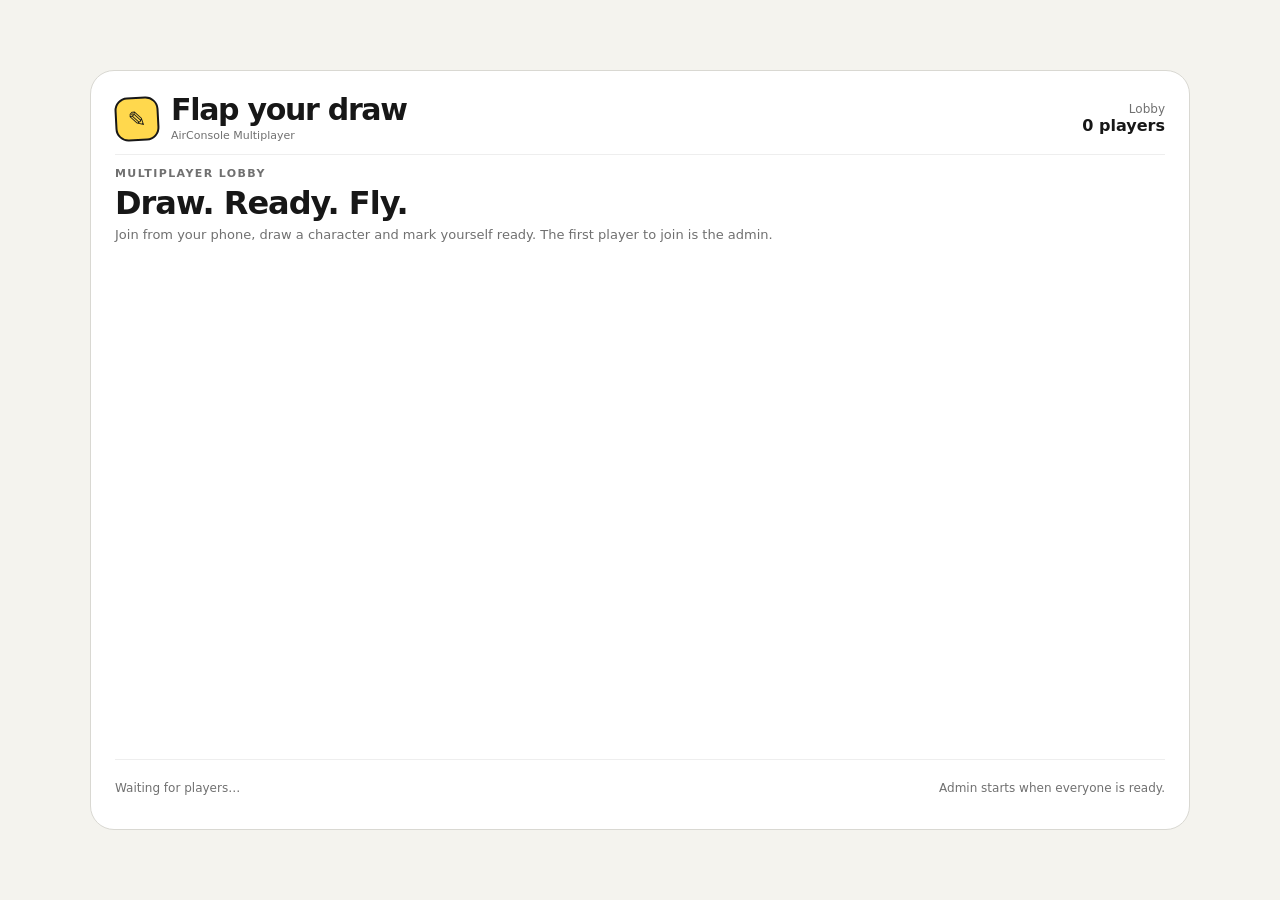
<file: flappy-draw/screen.html>
<!DOCTYPE html>
<html lang="en">
<head>
<meta charset="UTF-8">
<meta name="viewport" content="width=device-width,initial-scale=1">
<title>Flap your draw — AirConsole</title>
<script src="https://www.airconsole.com/api/airconsole-1.11.0.js"></script>
<style>
*{box-sizing:border-box;margin:0;padding:0}
:root{--bg:#f4f3ee;--card:#fff;--text:#171717;--muted:#707070;--border:#d9d8d2;--yellow:#ffd84d;--green:#7bd19c;--sky:#cceeff}
html,body{width:100%;height:100%;overflow:hidden}
body{font-family:Inter,system-ui,-apple-system,BlinkMacSystemFont,"Segoe UI",sans-serif;background:var(--bg);color:var(--text)}
.app{height:100vh;height:100dvh;width:100vw;overflow:hidden}
.header{display:flex;justify-content:space-between;align-items:center;gap:16px}
.brand{display:flex;align-items:center;gap:12px}
.logo{width:44px;height:44px;display:grid;place-items:center;background:var(--yellow);border:2px solid var(--text);border-radius:13px;font-size:22px;font-weight:900;transform:rotate(-3deg)}
.brand h1{font-size:30px;letter-spacing:-1.3px;line-height:1}
.brand p{font-size:11px;color:var(--muted);margin-top:4px}
.meta{font-size:12px;color:var(--muted);text-align:right}
.meta strong{color:var(--text);font-size:16px}
.main{width:100%;height:100%}
.screen{display:none;width:100%;height:100%;min-height:0;opacity:0;transform:scale(.992)}
.screen.active{animation:screenIn .34s cubic-bezier(.2,.8,.2,1) forwards}
@keyframes screenIn{to{opacity:1;transform:scale(1)}}
@keyframes readyBounce{0%,100%{transform:translateY(0)}50%{transform:translateY(-5px)}}
@keyframes cardEnter{from{opacity:0;transform:translateY(12px) scale(.97)}to{opacity:1;transform:none}}
@keyframes countPop{0%{transform:scale(.45);opacity:0}65%{transform:scale(1.12);opacity:1}100%{transform:scale(1);opacity:1}}
@keyframes winnerGlow{0%,100%{transform:scale(1)}50%{transform:scale(1.025)}}
.screen.active{display:flex;align-items:center;justify-content:center}
.screen:not(#gameScreen){padding:18px 20px;background:var(--bg)}
.panel{background:var(--card);border:1px solid var(--border);border-radius:24px}
.lobby{width:min(100%,1100px);height:min(100%,760px);padding:24px;display:flex;flex-direction:column;min-height:0}
.lobby .header{min-height:58px;margin-bottom:12px;padding-bottom:12px;border-bottom:1px solid #eee}
.eyebrow{font-size:11px;text-transform:uppercase;letter-spacing:1.4px;color:var(--muted);font-weight:800}
.lobby h2,.scoreboard h2{font-size:32px;letter-spacing:-1px;margin-top:4px}
.lobby-copy{font-size:13px;color:var(--muted);margin-top:5px}
.players{flex:1;min-height:0;display:grid;grid-template-columns:repeat(4,minmax(0,1fr));gap:12px;margin-top:18px;align-content:start;overflow:hidden}
.player-card{min-width:0;animation:cardEnter .32s ease both;transition:transform .18s ease,border-color .18s ease;min-height:150px;border:1px solid var(--border);border-radius:18px;background:#f8f8f5;padding:12px;display:flex;flex-direction:column;align-items:center;justify-content:center;text-align:center;position:relative}
.player-card.admin:before{content:"ADMIN";position:absolute;top:8px;left:8px;font-size:8px;font-weight:900;padding:4px 6px;border-radius:999px;background:var(--yellow);border:1px solid var(--text)}
.avatar{width:78px;height:78px;display:grid;place-items:center;padding:7px;margin-bottom:8px}
.avatar img{max-width:100%;max-height:100%;object-fit:contain}
.player-card strong{font-size:13px;max-width:100%;white-space:nowrap;overflow:hidden;text-overflow:ellipsis}
.player-card span{font-size:10px;color:var(--muted);margin-top:3px}
.ready-dot{width:8px;height:8px;border-radius:50%;background:#bbb;display:inline-block;margin-right:4px}
.player-card.ready .ready-dot{background:var(--green)}
.player-card.ready .avatar{animation:readyBounce 1.5s ease-in-out infinite}
.empty{border-style:dashed;color:#aaa}
.lobby-footer{height:46px;flex:0 0 46px;display:flex;align-items:center;justify-content:space-between;gap:12px;margin-top:10px;padding-top:10px;border-top:1px solid #eee}
.lobby-status{font-size:12px;color:var(--muted)}
.game-wrap{width:100%;height:100%;display:flex;align-items:center;justify-content:center}
.game-shell{position:relative;width:100%;height:100%;overflow:hidden;background:var(--sky)}
#gameCanvas{width:100%;height:100%;display:block}
.game-topbar{position:absolute;z-index:3;top:0;left:0;right:0;min-height:78px;padding:14px 18px;display:flex;align-items:center;justify-content:space-between;gap:16px;background:linear-gradient(180deg,rgba(11,35,52,.62),rgba(11,35,52,0));color:#fff;pointer-events:none}
.game-brand{display:flex;align-items:center;gap:10px;text-shadow:0 2px 10px rgba(0,0,0,.28)}
.game-brand .logo{width:38px;height:38px;font-size:19px;color:var(--text);box-shadow:0 4px 16px rgba(0,0,0,.18)}
.game-brand strong{display:block;font-size:24px;letter-spacing:-.8px;line-height:1}
.game-brand span{display:block;font-size:10px;margin-top:4px;opacity:.82;text-transform:uppercase;letter-spacing:1.2px}
.hud{display:flex;align-items:center;gap:8px;pointer-events:auto}
.hudbox{background:rgba(255,255,255,.92);color:var(--text);border:2px solid var(--text);border-radius:11px;padding:8px 12px;font-size:11px;font-weight:900;box-shadow:0 5px 18px rgba(0,0,0,.14)}
.game-topbar .sound-toggle{pointer-events:auto;background:rgba(255,255,255,.92)}
.countdown{position:absolute;inset:0;display:grid;place-items:center;background:rgba(255,255,255,.08);pointer-events:none}
.countdown.hidden{display:none}
.countdown b{font-size:min(18vw,150px);font-weight:950;line-height:1;text-shadow:0 4px 0 rgba(255,255,255,.7)}
.countdown b.pop{animation:countPop .5s cubic-bezier(.2,.8,.2,1)}
.scoreboard{width:min(100%,980px);height:min(100%,700px);padding:24px;display:flex;flex-direction:column;min-height:0}
.results{flex:1;min-height:0;overflow:hidden;margin-top:15px}
.result-row{display:grid;grid-template-columns:56px 64px 1fr 90px;gap:12px;align-items:center;padding:10px 4px;border-bottom:1px solid #eee}
.position{font-size:24px;font-weight:950;text-align:center}
.result-avatar{width:58px;height:58px;background:#f6f6f2;border-radius:12px;display:grid;place-items:center;padding:6px}
.result-avatar img{max-width:100%;max-height:100%}
.result-info strong{display:block;font-size:14px}
.result-info span{font-size:10px;color:var(--muted)}
.result-score{font-size:24px;font-weight:950;text-align:right}
.result-row:first-child{animation:winnerGlow 1.8s ease-in-out infinite;background:linear-gradient(90deg,rgba(255,216,77,.18),transparent);border-radius:12px;padding-left:8px;padding-right:8px}
.sound-toggle{min-height:38px;border:1px solid var(--border);border-radius:10px;background:#fff;color:var(--text);font-size:11px;font-weight:850;padding:7px 10px;cursor:pointer}
.sound-toggle.off{opacity:.6}
.score-footer{height:42px;flex:0 0 42px;margin-top:10px;display:flex;align-items:center;justify-content:center;color:var(--muted);font-size:11px;border-top:1px solid #eee;padding-top:10px}
@media(prefers-reduced-motion:reduce){*,*::before,*::after{animation-duration:.001ms!important;animation-iteration-count:1!important;transition-duration:.001ms!important}}
@media(max-width:900px){.players{grid-template-columns:repeat(3,minmax(0,1fr))}}
@media(max-width:650px){.players{grid-template-columns:repeat(2,minmax(0,1fr))}.brand p{display:none}.game-brand strong{font-size:18px}.hudbox{padding:7px 9px}.game-topbar{padding:10px}.game-topbar .sound-toggle{font-size:0;width:38px;padding:0}.game-topbar .sound-toggle::first-letter{font-size:16px}}
@media(max-height:650px){.logo{width:36px;height:36px}.brand h1{font-size:24px}.lobby,.scoreboard{padding:16px}.player-card{min-height:120px}.avatar{width:58px;height:58px}}
</style>
</head>
<body>
<div class="app">
  <main class="main">
    <section id="lobbyScreen" class="screen active">
      <div class="panel lobby">
        <header class="header">
          <div class="brand">
            <div class="logo">✎</div>
            <div><h1>Flap your draw</h1><p>AirConsole Multiplayer</p></div>
          </div>
          <div class="meta">Lobby<br><strong id="connectedCount">0 players</strong></div>
        </header>
        <div class="eyebrow">Multiplayer Lobby</div>
        <h2>Draw. Ready. Fly.</h2>
        <p class="lobby-copy">Join from your phone, draw a character and mark yourself ready. The first player to join is the admin.</p>
        <div id="playerGrid" class="players"></div>
        <div class="lobby-footer">
          <div id="lobbyStatus" class="lobby-status">Waiting for players…</div>
          <div class="lobby-status">Admin starts when everyone is ready.</div>
        </div>
      </div>
    </section>

    <section id="gameScreen" class="screen">
      <div class="game-wrap">
        <div class="game-shell">
          <canvas id="gameCanvas" width="1280" height="720"></canvas>
          <div class="game-topbar">
            <div class="game-brand"><div class="logo">✎</div><div><strong>Flap your draw</strong><span id="phaseLabel">Game</span></div></div>
            <div class="hud">
              <button id="soundToggle" class="sound-toggle" type="button" aria-label="Toggle sound">🔊 Sound</button>
              <div class="hudbox"><span id="aliveCount">0</span> alive</div>
              <div class="hudbox">Score <span id="topScore">0</span></div>
            </div>
          </div>
          <div id="countdown" class="countdown hidden"><b id="countdownValue">3</b></div>
        </div>
      </div>
    </section>

    <section id="scoreScreen" class="screen">
      <div class="panel scoreboard">
        <div class="eyebrow">Round Complete</div>
        <h2>Scoreboard</h2>
        <div id="resultList" class="results"></div>
        <div class="score-footer">The admin can restart with the same characters or return everyone to the lobby.</div>
      </div>
    </section>
  </main>
</div>

<script>
(() => {
  "use strict";

  const airconsole = new AirConsole();

  const lobbyScreen = document.getElementById("lobbyScreen");
  const gameScreen = document.getElementById("gameScreen");
  const scoreScreen = document.getElementById("scoreScreen");
  const playerGrid = document.getElementById("playerGrid");
  const lobbyStatus = document.getElementById("lobbyStatus");
  const phaseLabel = document.getElementById("phaseLabel");
  const connectedCount = document.getElementById("connectedCount");
  const gameCanvas = document.getElementById("gameCanvas");
  const ctx = gameCanvas.getContext("2d");
  const aliveCount = document.getElementById("aliveCount");
  const topScore = document.getElementById("topScore");
  const countdown = document.getElementById("countdown");
  const countdownValue = document.getElementById("countdownValue");
  const resultList = document.getElementById("resultList");
  const soundToggle = document.getElementById("soundToggle");

  const players = new Map();
  const lateJoiners = new Set();

  let adminDeviceId = null;
  let phase = "lobby";
  let roundDeviceIds = [];
  let animationId = null;
  let countdownTimers = [];
  let roundStartTime = 0;
  let pipes = [];
  let frame = 0;

  let audioCtx = null;
  let soundOn = true;
  let musicTimer = null;
  let musicStep = 0;
  let musicMode = "lobby";

  function ensureAudio(){
    if(!soundOn) return false;
    try{
      if(!audioCtx) audioCtx = new (window.AudioContext || window.webkitAudioContext)();
      if(audioCtx.state === "suspended") audioCtx.resume();
      return true;
    }catch(e){ return false; }
  }

  function tone(freq=440,duration=.1,type="sine",volume=.035,delay=0){
    if(!ensureAudio()) return;
    const now=audioCtx.currentTime+delay;
    const osc=audioCtx.createOscillator();
    const gain=audioCtx.createGain();
    osc.type=type; osc.frequency.setValueAtTime(freq,now);
    gain.gain.setValueAtTime(.0001,now);
    gain.gain.exponentialRampToValueAtTime(volume,now+.01);
    gain.gain.exponentialRampToValueAtTime(.0001,now+duration);
    osc.connect(gain); gain.connect(audioCtx.destination);
    osc.start(now); osc.stop(now+duration+.03);
  }

  function sfx(name){
    if(name==="ready"){tone(500,.06,"sine",.025);tone(720,.08,"sine",.025,.05)}
    if(name==="count"){tone(660,.09,"square",.025)}
    if(name==="go"){tone(880,.08,"square",.03);tone(1175,.12,"sine",.025,.06)}
    if(name==="score"){tone(900,.055,"sine",.022)}
    if(name==="hit"){tone(180,.12,"sawtooth",.025);tone(120,.16,"sine",.02,.05)}
    if(name==="finish"){tone(523,.12,"sine",.03);tone(659,.12,"sine",.03,.10);tone(784,.18,"sine",.035,.20)}
  }

  const musicPatterns={
    lobby:[261.63,329.63,392.00,329.63,293.66,349.23,440.00,349.23],
    game:[329.63,392.00,493.88,392.00,349.23,440.00,523.25,440.00],
    score:[261.63,329.63,392.00,523.25,392.00,329.63,293.66,349.23]
  };

  function startMusic(mode){
    musicMode=mode;
    if(musicTimer){clearInterval(musicTimer);musicTimer=null;}
    musicStep=0;
    if(!soundOn || !ensureAudio()) return;
    const tick=()=>{
      const pattern=musicPatterns[musicMode]||musicPatterns.lobby;
      const f=pattern[musicStep%pattern.length];
      tone(f,.20,"triangle",.010);
      if(musicStep%2===0) tone(f/2,.24,"sine",.005);
      musicStep++;
    };
    tick(); musicTimer=setInterval(tick,280);
  }

  function setSound(enabled){
    soundOn=enabled;
    soundToggle.classList.toggle("off",!enabled);
    soundToggle.textContent=enabled?"🔊 Sound":"🔇 Sound";
    if(enabled){ensureAudio();startMusic(phase==="game"?"game":phase==="score"?"score":"lobby");}
    else if(musicTimer){clearInterval(musicTimer);musicTimer=null;}
  }

  soundToggle.addEventListener("click",()=>setSound(!soundOn));
  document.addEventListener("pointerdown",()=>{if(soundOn && !audioCtx){ensureAudio();startMusic("lobby");}},{once:true,capture:true});


  const game = {
    gravity: 0.44,
    flapPower: -7.4,
    pipeSpeed: 4.0,
    pipeWidth: 92,
    pipeGap: 205,
    spawnEvery: 95,
    playerX: 220
  };

  const palette = ["#ff6b6b","#4dabf7","#ffd43b","#69db7c","#b197fc","#ffa94d","#38d9a9","#f06595"];

  function showScreen(name) {
    lobbyScreen.classList.toggle("active", name==="lobby");
    gameScreen.classList.toggle("active", name==="game");
    scoreScreen.classList.toggle("active", name==="score");
  }

  function send(deviceId, data) {
    airconsole.message(deviceId, data);
  }

  function broadcast(data) {
    airconsole.broadcast(data);
  }

  function controllerIds() {
    try { return airconsole.getControllerDeviceIDs() || []; }
    catch { return []; }
  }

  function ensurePlayer(deviceId) {
    if(players.has(deviceId)) return players.get(deviceId);

    if(phase !== "lobby") {
      lateJoiners.add(deviceId);
      send(deviceId,{type:"late_join"});
      return null;
    }

    let airConsoleName="Player";
    try{airConsoleName=(airconsole.getNickname(deviceId)||"Player").trim()||"Player"}catch(e){}
    const p = {
      deviceId,
      name:airConsoleName.slice(0,18),
      ready:false,
      character:null,
      image:null,
      connected:true,
      color:palette[players.size % palette.length],
      alive:false,
      score:0,
      y:0,
      velocity:0,
      eliminatedAt:0,
      eliminated:true
    };
    players.set(deviceId,p);

    if(adminDeviceId === null) adminDeviceId = deviceId;

    send(deviceId,{type:"role",isAdmin:deviceId===adminDeviceId});
    renderLobby();
    broadcastLobbyState();
    return p;
  }

  function reassignAdminIfNeeded() {
    if(adminDeviceId !== null && players.has(adminDeviceId) && players.get(adminDeviceId).connected) return;
    const next = [...players.values()].find(p=>p.connected);
    adminDeviceId = next ? next.deviceId : null;
    players.forEach(p=>send(p.deviceId,{type:"role",isAdmin:p.deviceId===adminDeviceId}));
  }

  function connectedLobbyPlayers() {
    return [...players.values()].filter(p=>p.connected);
  }

  function allReady() {
    const list=connectedLobbyPlayers();
    return list.length>0 && list.every(p=>p.ready && p.character);
  }

  function broadcastLobbyState() {
    const list=connectedLobbyPlayers();
    broadcast({type:"lobby_state",allReady:allReady(),playerCount:list.length,readyCount:list.filter(p=>p.ready).length});
  }

  function renderLobby() {
    const list=connectedLobbyPlayers();
    connectedCount.textContent = list.length + (list.length===1?" player":" players");
    playerGrid.innerHTML="";

    list.forEach(p=>{
      const card=document.createElement("div");
      card.className="player-card"+(p.ready?" ready":"")+(p.deviceId===adminDeviceId?" admin":"");

      const avatar=document.createElement("div");avatar.className="avatar";
      if(p.character){
        const img=document.createElement("img");img.src=p.character.image;img.alt=p.name+" character";avatar.appendChild(img);
      } else {
        avatar.textContent="✎";avatar.style.fontSize="30px";avatar.style.color="#aaa";
      }

      const strong=document.createElement("strong");strong.textContent=p.name;
      const state=document.createElement("span");
      const dot=document.createElement("i");dot.className="ready-dot";
      state.append(dot,document.createTextNode(p.ready?"Ready":"Drawing…"));

      card.append(avatar,strong,state);
      playerGrid.appendChild(card);
    });

    const fill=Math.max(0,4-list.length);
    for(let i=0;i<fill;i++){
      const empty=document.createElement("div");empty.className="player-card empty";empty.textContent="Waiting for player…";playerGrid.appendChild(empty);
    }

    const readyCount=list.filter(p=>p.ready).length;
    lobbyStatus.textContent=list.length?`${readyCount}/${list.length} ready`:"Waiting for players…";
  }

  function hydrateImagesAndStart() {
    let pending=0;
    roundDeviceIds.forEach(id=>{
      const p=players.get(id);
      p.image=new Image();
      pending++;
      p.image.onload=p.image.onerror=()=>{pending--;if(pending===0)beginCountdown()};
      p.image.src=p.character.image;
    });
    if(pending===0) beginCountdown();
  }

  function startRound() {
    if(phase!=="lobby" || !allReady()) return;
    phase="countdown";
    phaseLabel.textContent="Starting";
    showScreen("game");
    roundDeviceIds=connectedLobbyPlayers().map(p=>p.deviceId);
    airconsole.setActivePlayers(roundDeviceIds.length);

    const n=roundDeviceIds.length;
    roundDeviceIds.forEach((id,index)=>{
      const p=players.get(id);
      p.alive=true;p.eliminated=false;p.score=0;p.velocity=0;p.eliminatedAt=0;
      const spread=Math.min(280, Math.max(90,(n-1)*55));
      const startTop=gameCanvas.height/2-spread/2;
      p.y=n===1?gameCanvas.height/2-30:startTop+(spread/(n-1))*index-30;
    });

    pipes=[];frame=0;topScore.textContent="0";aliveCount.textContent=String(n);
    broadcast({type:"restart_round"});
    hydrateImagesAndStart();
  }

  function restartRoundSameChars() {
    if(phase!=="score") return;
    phase="countdown";
    phaseLabel.textContent="Starting";
    showScreen("game");

    const connected = roundDeviceIds.filter(id=>players.has(id) && players.get(id).connected);
    roundDeviceIds = connected;
    if(!roundDeviceIds.length){returnToLobby();return}

    const n=roundDeviceIds.length;
    roundDeviceIds.forEach((id,index)=>{
      const p=players.get(id);
      p.alive=true;p.eliminated=false;p.score=0;p.velocity=0;p.eliminatedAt=0;
      const spread=Math.min(280,Math.max(90,(n-1)*55));
      const startTop=gameCanvas.height/2-spread/2;
      p.y=n===1?gameCanvas.height/2-30:startTop+(spread/(n-1))*index-30;
    });

    pipes=[];frame=0;topScore.textContent="0";aliveCount.textContent=String(n);
    broadcast({type:"restart_round"});
    beginCountdown();
  }

  function beginCountdown() {
    countdownTimers.forEach(clearTimeout);countdownTimers=[];
    countdown.classList.remove("hidden");
    [3,2,1].forEach((value,index)=>{
      const t=setTimeout(()=>{
        countdownValue.textContent=String(value); countdownValue.classList.remove("pop"); void countdownValue.offsetWidth; countdownValue.classList.add("pop"); sfx("count");
        roundDeviceIds.forEach(id=>send(id,{type:"round_countdown",value}));
      },index*850);
      countdownTimers.push(t);
    });
    countdownTimers.push(setTimeout(()=>{
      countdown.classList.add("hidden");
      phase="game";phaseLabel.textContent="Game"; sfx("go"); startMusic("game");
      roundStartTime=performance.now();
      roundDeviceIds.forEach(id=>send(id,{type:"round_start"}));
      cancelAnimationFrame(animationId);
      animationId=requestAnimationFrame(loop);
    },2550));
  }

  function flap(deviceId) {
    if(phase!=="game") return;
    const p=players.get(deviceId);
    if(!p || !p.alive || !roundDeviceIds.includes(deviceId)) return;
    p.velocity=game.flapPower;
  }

  function spawnPipe() {
    const margin=85;
    const available=gameCanvas.height-game.pipeGap-margin*2;
    const top=margin+Math.random()*available;
    pipes.push({x:gameCanvas.width+20,top,bottom:top+game.pipeGap,scoredBy:new Set()});
  }

  function playerHitbox(p) {
    const w=62,h=62;
    const hb=p.character.hitbox;
    const forgiveness=3;
    return {
      left:game.playerX+w*hb.left+forgiveness,
      top:p.y+h*hb.top+forgiveness,
      right:game.playerX+w*hb.right-forgiveness,
      bottom:p.y+h*hb.bottom-forgiveness
    };
  }

  function eliminate(p) {
    if(!p.alive) return;
    p.alive=false;p.eliminated=true;p.eliminatedAt=performance.now()-roundStartTime; sfx("hit");
    send(p.deviceId,{type:"player_out",score:p.score});
    aliveCount.textContent=String(roundDeviceIds.filter(id=>players.get(id)?.alive).length);
  }

  function updateGame() {
    frame++;
    if(frame%game.spawnEvery===0) spawnPipe();

    pipes.forEach(pipe=>pipe.x-=game.pipeSpeed);
    pipes=pipes.filter(pipe=>pipe.x>-game.pipeWidth-30);

    roundDeviceIds.forEach(id=>{
      const p=players.get(id);
      if(!p || !p.alive) return;

      p.velocity+=game.gravity;
      p.y+=p.velocity;

      const hit=playerHitbox(p);
      if(hit.top<=0 || hit.bottom>=gameCanvas.height){eliminate(p);return}

      for(const pipe of pipes){
        if(!pipe.scoredBy.has(id) && pipe.x+game.pipeWidth<game.playerX){
          pipe.scoredBy.add(id);p.score++; sfx("score");
        }
        const overlapX=hit.right>pipe.x && hit.left<pipe.x+game.pipeWidth;
        if(overlapX && (hit.top<pipe.top || hit.bottom>pipe.bottom)){eliminate(p);break}
      }
    });

    topScore.textContent=String(Math.max(0,...roundDeviceIds.map(id=>players.get(id)?.score||0)));

    const alive=roundDeviceIds.filter(id=>players.get(id)?.alive);
    if(alive.length===0) finishRound();
  }

  function drawBackground() {
    ctx.clearRect(0,0,gameCanvas.width,gameCanvas.height);
    ctx.fillStyle="#cceeff";ctx.fillRect(0,0,gameCanvas.width,gameCanvas.height);
    ctx.fillStyle="rgba(255,255,255,.55)";
    const offset=(frame*.35)%gameCanvas.width;
    for(let i=-1;i<7;i++){
      const x=i*230-offset,y=85+(i%3)*105;
      ctx.beginPath();ctx.arc(x,y,38,0,Math.PI*2);ctx.arc(x+40,y+5,27,0,Math.PI*2);ctx.arc(x-35,y+8,25,0,Math.PI*2);ctx.fill();
    }
  }

  function drawPipes() {
    ctx.fillStyle="#78d39c";ctx.strokeStyle="#171717";ctx.lineWidth=4;
    pipes.forEach(pipe=>{
      ctx.fillRect(pipe.x,0,game.pipeWidth,pipe.top);ctx.strokeRect(pipe.x,-5,game.pipeWidth,pipe.top+5);
      ctx.fillRect(pipe.x-7,pipe.top-26,game.pipeWidth+14,26);ctx.strokeRect(pipe.x-7,pipe.top-26,game.pipeWidth+14,26);
      ctx.fillRect(pipe.x,pipe.bottom,game.pipeWidth,gameCanvas.height-pipe.bottom);ctx.strokeRect(pipe.x,pipe.bottom,game.pipeWidth,gameCanvas.height-pipe.bottom+5);
      ctx.fillRect(pipe.x-7,pipe.bottom,game.pipeWidth+14,26);ctx.strokeRect(pipe.x-7,pipe.bottom,game.pipeWidth+14,26);
    });
  }

  function drawPlayers() {
    roundDeviceIds.forEach(id=>{
      const p=players.get(id);
      if(!p || !p.alive || !p.image) return;
      const w=62,h=62;
      ctx.save();
      ctx.translate(game.playerX+w/2,p.y+h/2);
      ctx.rotate(Math.max(-.3,Math.min(.55,p.velocity*.05)));
      ctx.drawImage(p.image,-w/2,-h/2,w,h);
      ctx.restore();

      ctx.font="700 14px system-ui";ctx.textAlign="center";
      const textWidth=ctx.measureText(p.name).width;
      ctx.fillStyle="rgba(255,255,255,.9)";
      ctx.fillRect(game.playerX+w/2-textWidth/2-7,p.y-24,textWidth+14,19);
      ctx.fillStyle="#171717";ctx.fillText(p.name,game.playerX+w/2,p.y-10);

      ctx.strokeStyle=p.color;ctx.lineWidth=3;
      ctx.strokeRect(game.playerX-4,p.y-4,w+8,h+8);
    });
  }

  function loop() {
    if(phase!=="game") return;
    updateGame();
    if(phase!=="game") return;
    drawBackground();drawPipes();drawPlayers();
    animationId=requestAnimationFrame(loop);
  }

  function finalResults() {
    return roundDeviceIds.map(id=>{
      const p=players.get(id);
      return {
        deviceId:id,name:p?.name||"Player",score:p?.score||0,
        character:p?.character?.image||"",
        eliminated:p?.eliminated!==false,
        eliminatedAt:p?.eliminatedAt||Number.MAX_SAFE_INTEGER
      };
    }).sort((a,b)=>{
      if(a.score!==b.score) return b.score-a.score;
      return b.eliminatedAt-a.eliminatedAt;
    }).map((r,index)=>({...r,position:index+1}));
  }

  function finishRound() {
    cancelAnimationFrame(animationId);
    phase="score";phaseLabel.textContent="Results";showScreen("score"); sfx("finish"); startMusic("score");
    const results=finalResults();
    renderResults(results);
    roundDeviceIds.forEach(id=>send(id,{type:"results",yourDeviceId:id,results}));
  }

  function renderResults(results) {
    resultList.innerHTML="";
    results.forEach(r=>{
      const row=document.createElement("div");row.className="result-row";
      const pos=document.createElement("div");pos.className="position";pos.textContent="#"+r.position;
      const av=document.createElement("div");av.className="result-avatar";
      const img=document.createElement("img");img.src=r.character;img.alt=r.name+" character";av.appendChild(img);
      const info=document.createElement("div");info.className="result-info";
      const name=document.createElement("strong");name.textContent=r.name;
      const state=document.createElement("span");state.textContent=r.position===1?"Winner":"Finished";
      info.append(name,state);
      const score=document.createElement("div");score.className="result-score";score.textContent=r.score;
      row.append(pos,av,info,score);resultList.appendChild(row);
    });
  }

  function returnToLobby() {
    cancelAnimationFrame(animationId);
    countdownTimers.forEach(clearTimeout);countdownTimers=[];
    phase="lobby";phaseLabel.textContent="Lobby";showScreen("lobby"); startMusic("lobby");
    airconsole.setActivePlayers(0);

    players.forEach(p=>{
      if(p.connected){p.ready=false;send(p.deviceId,{type:"return_lobby"});}
    });

    lateJoiners.forEach(id=>{
      lateJoiners.delete(id);
      ensurePlayer(id);
      send(id,{type:"late_join_lobby"});
    });

    reassignAdminIfNeeded();
    renderLobby();broadcastLobbyState();
  }

  airconsole.onReady = function() {
    controllerIds().forEach(ensurePlayer);
    renderLobby();
    startMusic("lobby");
  };

  airconsole.onConnect = function(deviceId) {
    if(deviceId===AirConsole.SCREEN) return;
    ensurePlayer(deviceId);
  };

  airconsole.onDisconnect = function(deviceId) {
    if(players.has(deviceId)){
      const p=players.get(deviceId);p.connected=false;
      if(phase==="game" && p.alive) eliminate(p);
      if(phase==="lobby"){
        reassignAdminIfNeeded();
        renderLobby();broadcastLobbyState();
      }
    }
  };

  airconsole.onMessage = function(deviceId,data) {
    if(!data || typeof data!=="object") return;

    if(data.type==="hello"){
      const p=ensurePlayer(deviceId);
      if(p) send(deviceId,{type:"role",isAdmin:deviceId===adminDeviceId});
      return;
    }

    if(phase!=="lobby" && !roundDeviceIds.includes(deviceId)){
      send(deviceId,{type:"late_join"});
      return;
    }

    const p=players.get(deviceId) || ensurePlayer(deviceId);
    if(!p) return;

    if(data.type==="player_ready" && phase==="lobby"){
      p.name=(String(data.name||"Player").trim()||"Player").slice(0,18);
      p.character=data.character;
      p.ready=!!(data.character && data.character.image && data.character.hitbox);
      if(p.ready) sfx("ready");
      renderLobby();broadcastLobbyState();
    }

    if(data.type==="player_unready" && phase==="lobby"){
      p.ready=false;renderLobby();broadcastLobbyState();
    }

    if(data.type==="admin_start" && deviceId===adminDeviceId && phase==="lobby" && allReady()){
      startRound();
    }

    if(data.type==="flap"){
      flap(deviceId);
    }

    if(data.type==="admin_restart" && deviceId===adminDeviceId && phase==="score"){
      restartRoundSameChars();
    }

    if(data.type==="admin_lobby" && deviceId===adminDeviceId && phase==="score"){
      returnToLobby();
    }
  };
})();
</script>
</body>
</html>
</file>
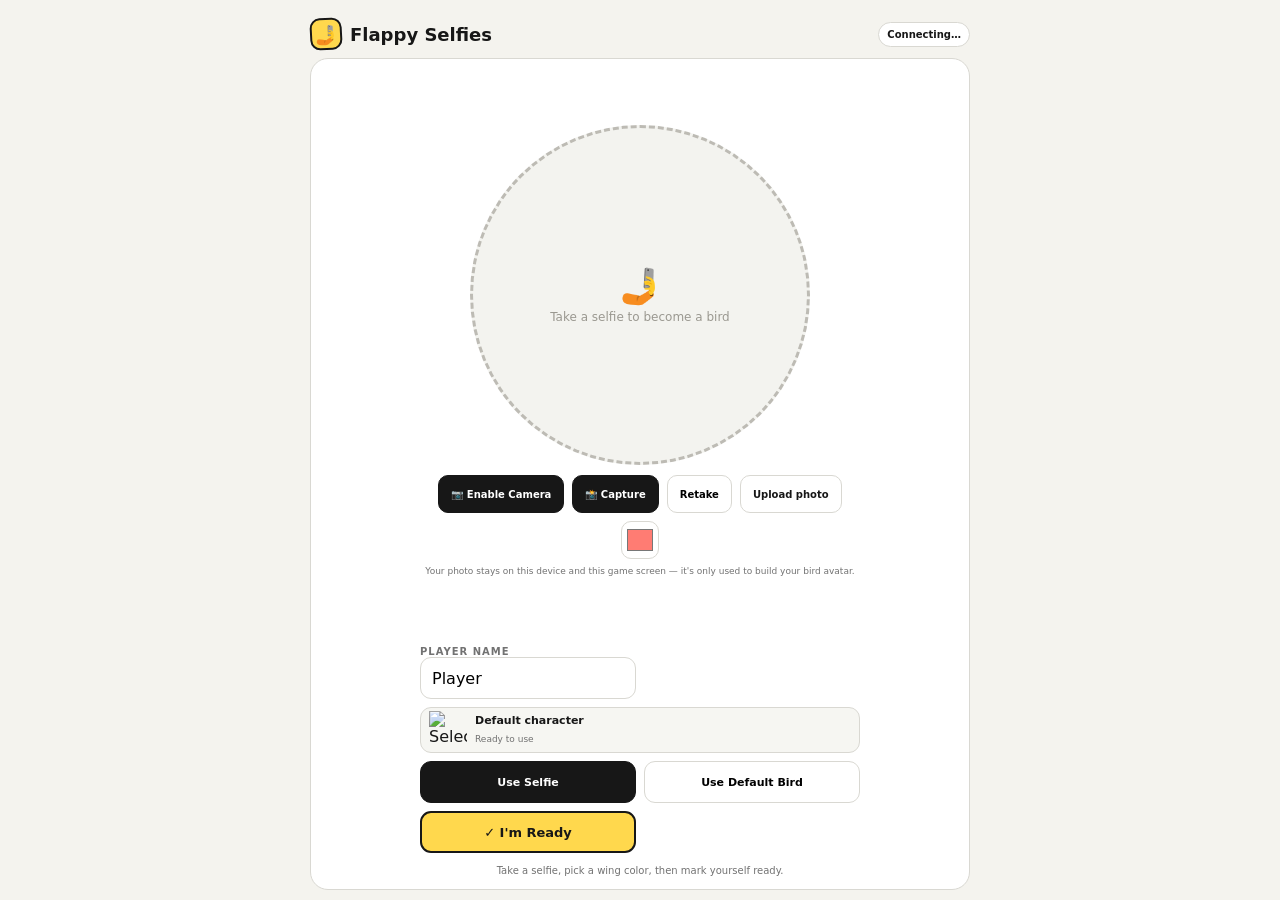
<file: flappy-selfie/controller.html>
<!DOCTYPE html>
<html lang="en">
<head>
<meta charset="UTF-8">
<meta name="viewport" content="width=device-width,initial-scale=1,maximum-scale=1,user-scalable=no">
<title>Flappy Selfies Controller</title>
<script src="https://www.airconsole.com/api/airconsole-1.11.0.js"></script>
<style>
*{box-sizing:border-box;margin:0;padding:0;-webkit-tap-highlight-color:transparent}
:root{--bg:#f4f3ee;--card:#fff;--text:#171717;--muted:#727272;--border:#d9d8d2;--yellow:#ffd84d;--green:#84d7a2;--red:#ff7c73}
html,body{width:100%;height:100%;overflow:hidden}
body{font-family:Inter,system-ui,-apple-system,BlinkMacSystemFont,"Segoe UI",sans-serif;background:var(--bg);color:var(--text);touch-action:manipulation}
button,input{font:inherit}
button{cursor:pointer}
.app{height:100dvh;display:flex;flex-direction:column;padding:10px;max-width:680px;margin:auto}
.top{height:48px;flex:0 0 48px;display:flex;align-items:center;justify-content:space-between;gap:8px}
.brand{display:flex;align-items:center;gap:8px;font-weight:900;font-size:18px}
.logo{width:32px;height:32px;display:grid;place-items:center;border:2px solid var(--text);border-radius:10px;background:var(--yellow);transform:rotate(-3deg)}
.role{font-size:10px;font-weight:800;padding:6px 8px;border:1px solid var(--border);border-radius:999px;background:white}
.view{display:none;flex:1;min-height:0;opacity:0;transform:translateY(8px)}
.view.active{animation:viewIn .28s cubic-bezier(.2,.8,.2,1) forwards}
@keyframes viewIn{to{opacity:1;transform:none}}
@keyframes readyPop{0%{transform:scale(.96)}55%{transform:scale(1.035)}100%{transform:scale(1)}}
@keyframes flapPulse{0%{transform:scale(1)}45%{transform:scale(.965)}100%{transform:scale(1)}}
@keyframes resultPop{0%{transform:scale(.9);opacity:0}100%{transform:scale(1);opacity:1}}
.view.active{display:flex}
.card{background:var(--card);border:1px solid var(--border);border-radius:18px}
.lobby{width:100%;height:100%;padding:8px;display:flex;flex-direction:column;align-items:center;justify-content:center;gap:10px;overflow:hidden}
.drawside{width:100%;flex:1;min-height:0;display:flex;flex-direction:column;align-items:center;justify-content:center}
.selfie-wrap{position:relative;transition:transform .18s ease,border-color .18s ease;width:min(72vw,340px);height:min(72vw,340px);max-height:52vh;aspect-ratio:1/1;flex:0 1 auto;border:3px dashed #bdbbb4;border-radius:50%;overflow:hidden;background:#f3f3ef;display:grid;place-items:center}
.selfie-wrap.live,.selfie-wrap.captured{border-style:solid;border-color:#8f8d86}
#cameraVideo,#photoPreview{position:absolute;inset:0;width:100%;height:100%;object-fit:cover}
#cameraVideo{transform:scaleX(-1)}
.placeholder{position:absolute;inset:0;display:flex;flex-direction:column;gap:4px;align-items:center;justify-content:center;color:#9a9890;font-size:12px;text-align:center;padding:0 20px;pointer-events:none}
.placeholder .picon{font-size:34px}
.placeholder.hidden{display:none}
.tools{width:min(88vw,440px);flex:0 0 auto;display:flex;flex-wrap:wrap;align-items:center;justify-content:center;gap:8px;padding-top:10px}
input[type=color]{width:38px;height:38px;border:1px solid var(--border);border-radius:10px;padding:3px;background:#fff;flex:0 0 auto}
.small{height:38px;border:1px solid var(--border);background:white;border-radius:10px;padding:0 12px;font-size:10px;font-weight:800;display:inline-flex;align-items:center;justify-content:center;gap:4px}
.small.primary{background:var(--text);color:#fff;border-color:var(--text)}
.upload-label{position:relative;overflow:hidden;cursor:pointer}
.upload-label input{position:absolute;inset:0;opacity:0;cursor:pointer;width:100%;height:100%}
.privacy-note{width:min(88vw,440px);font-size:9px;color:var(--muted);text-align:center;margin-top:6px;line-height:1.4}
.options{width:min(88vw,440px);flex:0 0 auto;display:grid;grid-template-columns:1fr 1fr;gap:8px;align-items:center}
.label{font-size:10px;font-weight:900;text-transform:uppercase;letter-spacing:1px;color:var(--muted)}
.name{width:100%;height:42px;border:1px solid var(--border);border-radius:11px;padding:0 11px;font-size:16px;outline:none}
.name:focus{border-color:var(--text)}
.action{width:100%;min-height:42px;border:1px solid var(--border);border-radius:11px;background:#fff;font-size:11px;font-weight:850}
.action.primary{background:var(--text);color:#fff;border-color:var(--text)}
.action.ready{background:var(--yellow);color:var(--text);border:2px solid var(--text);font-size:13px;transition:transform .15s ease,filter .15s ease}
.action.ready.ready-pop{animation:readyPop .34s ease}
.action.start{background:var(--green);border:2px solid var(--text);font-size:13px}
.action:disabled{opacity:.42;cursor:not-allowed}
.preview{grid-column:1/-1;height:46px;display:flex;align-items:center;gap:8px;padding:5px 8px;background:#f6f6f2;border-radius:11px;border:1px solid var(--border)}
.preview img{width:38px;height:38px;object-fit:contain}
.preview strong{font-size:11px;display:block}
.preview span{font-size:9px;color:var(--muted)}
.status{grid-column:1/-1;font-size:10px;line-height:1.25;color:var(--muted);text-align:center;min-height:20px;display:grid;place-items:center}
.wait-wrap,.result-wrap,.game-wrap{width:100%;height:100%;display:flex;align-items:center;justify-content:center}
.wait-card,.result-card{width:min(100%,520px);max-height:100%;padding:18px;text-align:center;animation:resultPop .38s cubic-bezier(.2,.8,.2,1)}
.wait-char{width:100px;height:100px;margin:12px auto;background:#f5f5f1;border-radius:18px;display:grid;place-items:center;padding:12px}
.wait-char img{max-width:100%;max-height:100%}
.wait-card h2,.result-card h2{font-size:24px;letter-spacing:-.8px}
.wait-card p,.result-card p{font-size:11px;color:var(--muted);margin-top:6px}
.admin-start{margin-top:14px}
.game-wrap{padding:4px}
.flap{width:100%;height:100%;border:3px solid var(--text);transition:background .2s ease,transform .08s ease;border-radius:24px;background:var(--yellow);display:flex;align-items:center;justify-content:center;flex-direction:column;gap:6px;user-select:none}
.flap:active{transform:scale(.975)}
.flap.flap-pulse{animation:flapPulse .16s ease}
.flap .icon{font-size:56px;line-height:1}
.flap strong{font-size:30px;letter-spacing:-1px}
.flap span{font-size:11px;color:#4b4b4b}
.out{background:#e8e8e4;color:#777;border-color:#aaa}
.result-top{display:grid;grid-template-columns:85px 1fr;gap:12px;align-items:center;text-align:left}
.result-avatar{width:85px;height:85px;background:#f5f5f1;border-radius:16px;display:grid;place-items:center;padding:10px}
.result-avatar img{max-width:100%;max-height:100%}
.place{font-size:42px;font-weight:950;line-height:1;letter-spacing:-2px}
.scoreline{font-size:12px;color:var(--muted);margin-top:4px}
.compare{margin-top:12px;max-height:190px;overflow:auto;text-align:left;border-top:1px solid #eee}
.row{display:grid;grid-template-columns:26px 34px 1fr auto;gap:7px;align-items:center;padding:7px 0;border-bottom:1px solid #eee}
.row img{width:32px;height:32px;object-fit:contain;background:#f6f6f2;border-radius:8px;padding:3px}
.row strong{font-size:11px}
.row small{display:block;font-size:9px;color:var(--muted)}
.row b{font-size:13px}
.admin-actions{display:grid;grid-template-columns:1fr 1fr;gap:8px;margin-top:12px}
@media(prefers-reduced-motion:reduce){*,*::before,*::after{animation-duration:.001ms!important;animation-iteration-count:1!important;transition-duration:.001ms!important}}
@media(max-width:520px){
  .app{padding:6px}
  .top{height:40px;flex-basis:40px}
  .lobby{padding:6px;gap:6px}
  .selfie-wrap{width:min(64vw,300px);max-height:44vh}
  .tools,.options,.privacy-note{width:min(92vw,430px)}
  .options{gap:6px}
  .preview{display:none}
  .status{display:none}
  .action{min-height:38px}
  .name{height:38px}
}
@media(max-width:390px){
  .selfie-wrap{max-height:40vh}
  .options{grid-template-columns:1fr 1fr}
  .options .full{grid-column:1/-1}
}
@media(max-height:620px){
  .selfie-wrap{width:min(56vw,260px);max-height:34vh}
  .tools,.options,.privacy-note{width:min(78vw,360px)}
  .preview,.status{display:none}
  .action{min-height:36px}
  .name{height:36px}
}
</style>
</head>
<body>
<div class="app">
  <header class="top">
    <div class="brand"><div class="logo">🤳</div><span>Flappy Selfies</span></div>
    <div id="roleBadge" class="role">Connecting…</div>
  </header>

  <section id="lobbyView" class="view active">
    <div class="card lobby">
      <div class="drawside">
        <div id="selfieWrap" class="selfie-wrap">
          <video id="cameraVideo" playsinline muted autoplay hidden></video>
          <img id="photoPreview" alt="Your selfie" hidden>
          <div id="selfiePlaceholder" class="placeholder"><span class="picon">🤳</span>Take a selfie to become a bird</div>
        </div>
        <div class="tools">
          <button id="startCamBtn" class="small primary" type="button">📷 Enable Camera</button>
          <button id="captureBtn" class="small primary" type="button" hidden>📸 Capture</button>
          <button id="retakeBtn" class="small" type="button" hidden>Retake</button>
          <label class="small upload-label">Upload photo<input id="fileInput" type="file" accept="image/*" capture="user"></label>
          <input id="color" type="color" value="#ff7c73" aria-label="Wing color">
        </div>
        <div class="privacy-note">Your photo stays on this device and this game screen — it's only used to build your bird avatar.</div>
      </div>

      <div class="options">
        <div class="full">
          <div class="label">Player name</div>
          <input id="playerName" class="name" maxlength="18" value="Player">
        </div>

        <div class="preview full">
          <img id="selectedPreview" alt="Selected character">
          <div><strong id="selectedTitle">Default character</strong><span id="selectedStatus">Ready to use</span></div>
        </div>

        <button id="useDrawingBtn" class="action primary" type="button">Use Selfie</button>
        <button id="defaultBtn" class="action" type="button">Use Default Bird</button>
        <button id="readyBtn" class="action ready full" type="button">✓ I'm Ready</button>
        <div id="lobbyStatus" class="status full">Take a selfie, pick a wing color, then mark yourself ready.</div>
      </div>
    </div>
  </section>

  <section id="waitView" class="view">
    <div class="wait-wrap">
      <div class="card wait-card">
        <div class="label">Lobby</div>
        <div class="wait-char"><img id="waitChar" alt="Your character"></div>
        <h2 id="waitName">Player</h2>
        <p id="waitText">You're ready. Waiting for the admin.</p>
        <button id="startBtn" class="action start admin-start" type="button" hidden>Start Game</button>
        <button id="editBtn" class="action admin-start" type="button">Edit Character</button>
      </div>
    </div>
  </section>

  <section id="gameView" class="view">
    <div class="game-wrap">
      <button id="flapBtn" class="flap" type="button">
        <span class="icon">↑</span>
        <strong>TAP TO FLAP</strong>
        <span id="gameHint">Keep flying!</span>
      </button>
    </div>
  </section>

  <section id="resultView" class="view">
    <div class="result-wrap">
      <div class="card result-card">
        <div class="result-top">
          <div class="result-avatar"><img id="resultChar" alt="Your character"></div>
          <div>
            <div class="label">Final result</div>
            <div id="resultPlace" class="place">#1</div>
            <div id="resultScore" class="scoreline">Score 0</div>
          </div>
        </div>
        <div id="comparison" class="compare"></div>
        <div id="adminActions" class="admin-actions" hidden>
          <button id="restartBtn" class="action start" type="button">Restart Same Chars</button>
          <button id="lobbyBtn" class="action" type="button">Back to Lobby</button>
        </div>
        <p id="resultWait">Waiting for the admin…</p>
      </div>
    </div>
  </section>
</div>

<script>
(() => {
  "use strict";

  const airconsole = new AirConsole();

  const views = {
    lobby: document.getElementById("lobbyView"),
    wait: document.getElementById("waitView"),
    game: document.getElementById("gameView"),
    result: document.getElementById("resultView")
  };

  const roleBadge = document.getElementById("roleBadge");
  const selfieWrap = document.getElementById("selfieWrap");
  const cameraVideo = document.getElementById("cameraVideo");
  const photoPreview = document.getElementById("photoPreview");
  const selfiePlaceholder = document.getElementById("selfiePlaceholder");
  const startCamBtn = document.getElementById("startCamBtn");
  const captureBtn = document.getElementById("captureBtn");
  const retakeBtn = document.getElementById("retakeBtn");
  const fileInput = document.getElementById("fileInput");
  const color = document.getElementById("color");
  const playerName = document.getElementById("playerName");
  const selectedPreview = document.getElementById("selectedPreview");
  const selectedTitle = document.getElementById("selectedTitle");
  const selectedStatus = document.getElementById("selectedStatus");
  const useDrawingBtn = document.getElementById("useDrawingBtn");
  const defaultBtn = document.getElementById("defaultBtn");
  const readyBtn = document.getElementById("readyBtn");
  const lobbyStatus = document.getElementById("lobbyStatus");
  const waitChar = document.getElementById("waitChar");
  const waitName = document.getElementById("waitName");
  const waitText = document.getElementById("waitText");
  const startBtn = document.getElementById("startBtn");
  const editBtn = document.getElementById("editBtn");
  const flapBtn = document.getElementById("flapBtn");
  const gameHint = document.getElementById("gameHint");
  const resultChar = document.getElementById("resultChar");
  const resultPlace = document.getElementById("resultPlace");
  const resultScore = document.getElementById("resultScore");
  const comparison = document.getElementById("comparison");
  const adminActions = document.getElementById("adminActions");
  const restartBtn = document.getElementById("restartBtn");
  const lobbyBtn = document.getElementById("lobbyBtn");
  const resultWait = document.getElementById("resultWait");

  let isAdmin = false;
  let allReady = false;
  let mediaStream = null;
  let rawPhotoCanvas = null;
  let ready = false;
  let selectedCharacter = null;
  let lastFlapAt = 0;
  let audioCtx = null;
  let audioUnlocked = false;

  function unlockAudio(){
    try{
      if(!audioCtx) audioCtx = new (window.AudioContext || window.webkitAudioContext)();
      if(audioCtx.state === "suspended") audioCtx.resume();
      audioUnlocked = true;
    }catch(e){}
  }

  function tone(freq=440,duration=.08,type="sine",volume=.045,delay=0){
    if(!audioUnlocked || !audioCtx) return;
    const now=audioCtx.currentTime+delay;
    const osc=audioCtx.createOscillator();
    const gain=audioCtx.createGain();
    osc.type=type; osc.frequency.setValueAtTime(freq,now);
    gain.gain.setValueAtTime(0.0001,now);
    gain.gain.exponentialRampToValueAtTime(volume,now+.008);
    gain.gain.exponentialRampToValueAtTime(0.0001,now+duration);
    osc.connect(gain); gain.connect(audioCtx.destination);
    osc.start(now); osc.stop(now+duration+.02);
  }

  function sfx(name){
    if(name==="flap"){ tone(520,.07,"square",.028); tone(700,.05,"sine",.018,.035); }
    if(name==="ready"){ tone(440,.08,"sine",.035); tone(660,.10,"sine",.035,.07); }
    if(name==="out"){ tone(260,.13,"sawtooth",.025); tone(180,.18,"sine",.03,.08); }
    if(name==="result"){ tone(523,.10,"sine",.035); tone(659,.10,"sine",.035,.09); tone(784,.16,"sine",.04,.18); }
  }

  document.addEventListener("pointerdown",unlockAudio,{once:true,capture:true});


  function showView(name) {
    Object.entries(views).forEach(([key, el]) => el.classList.toggle("active", key === name));
  }

  function send(data) {
    airconsole.message(AirConsole.SCREEN, data);
  }

  function makeDefaultCharacter() {
    const c = document.createElement("canvas");
    c.width = 110; c.height = 90;
    const g = c.getContext("2d");
    g.lineWidth = 5; g.strokeStyle = "#171717"; g.lineJoin = "round";
    g.fillStyle = "#ffd84d";
    g.beginPath(); g.ellipse(52,48,36,28,0,0,Math.PI*2); g.fill(); g.stroke();
    g.fillStyle = "#fff";
    g.beginPath(); g.ellipse(42,54,17,12,-.2,0,Math.PI*2); g.fill(); g.stroke();
    g.beginPath(); g.arc(73,36,9,0,Math.PI*2); g.fill(); g.stroke();
    g.fillStyle = "#171717"; g.beginPath(); g.arc(76,36,3,0,Math.PI*2); g.fill();
    g.fillStyle = "#ff8a70";
    g.beginPath(); g.moveTo(89,46); g.lineTo(108,52); g.lineTo(89,59); g.closePath(); g.fill(); g.stroke();
    const bounds = visibleBounds(c);
    return {
      kind:"default",
      image:c.toDataURL("image/png"),
      hitbox:{
        left:bounds.x/c.width, top:bounds.y/c.height,
        right:(bounds.x+bounds.width)/c.width, bottom:(bounds.y+bounds.height)/c.height
      }
    };
  }

  function visibleBounds(canvas) {
    const g = canvas.getContext("2d",{willReadFrequently:true});
    const w = canvas.width, h = canvas.height;
    const data = g.getImageData(0,0,w,h).data;
    let minX=w,minY=h,maxX=-1,maxY=-1;
    for(let y=0;y<h;y++){
      for(let x=0;x<w;x++){
        if(data[(y*w+x)*4+3] > 20){
          if(x<minX)minX=x;if(y<minY)minY=y;if(x>maxX)maxX=x;if(y>maxY)maxY=y;
        }
      }
    }
    if(maxX<minX) return null;
    return {x:minX,y:minY,width:maxX-minX+1,height:maxY-minY+1};
  }

  function chooseCharacter(character, title) {
    selectedCharacter = character;
    selectedPreview.src = character.image;
    selectedTitle.textContent = title;
    selectedStatus.textContent = character.kind === "default" ? "Ready to use" : "Custom hitbox detected";
  }

  // ---- Selfie capture ----

  function setSelfieStage(stage){
    // stage: "idle" | "camera" | "captured"
    cameraVideo.hidden = stage!=="camera";
    photoPreview.hidden = stage!=="captured";
    selfiePlaceholder.classList.toggle("hidden", stage!=="idle");
    selfieWrap.classList.toggle("live", stage==="camera");
    selfieWrap.classList.toggle("captured", stage==="captured");
    captureBtn.hidden = stage!=="camera";
    retakeBtn.hidden = stage!=="captured";
    startCamBtn.hidden = stage==="camera";
  }

  function stopCamera(){
    if(mediaStream){ mediaStream.getTracks().forEach(t=>t.stop()); mediaStream=null; }
  }

  async function startCamera(){
    unlockAudio();
    if(!navigator.mediaDevices || !navigator.mediaDevices.getUserMedia){
      lobbyStatus.textContent="Camera not supported here — upload a selfie instead.";
      return;
    }
    try{
      mediaStream = await navigator.mediaDevices.getUserMedia({video:{facingMode:"user"},audio:false});
      cameraVideo.srcObject = mediaStream;
      setSelfieStage("camera");
      lobbyStatus.textContent="Smile! Tap Capture when ready.";
    }catch(err){
      lobbyStatus.textContent="Couldn't access the camera — upload a selfie instead.";
    }
  }

  function squareCanvasFrom(source, sw, sh, mirror){
    const size=260;
    const c=document.createElement("canvas"); c.width=size;c.height=size;
    const g=c.getContext("2d");
    const side=Math.min(sw,sh);
    const sx=(sw-side)/2, sy=(sh-side)/2;
    if(mirror){ g.translate(size,0); g.scale(-1,1); }
    g.drawImage(source, sx,sy,side,side, 0,0,size,size);
    return c;
  }

  function capturePhoto(){
    if(!mediaStream) return;
    rawPhotoCanvas = squareCanvasFrom(cameraVideo, cameraVideo.videoWidth, cameraVideo.videoHeight, true);
    photoPreview.src = rawPhotoCanvas.toDataURL("image/jpeg",0.92);
    stopCamera();
    setSelfieStage("captured");
    lobbyStatus.textContent="Nice! Pick a wing color, then tap Use Selfie.";
  }

  startCamBtn.addEventListener("click",startCamera);
  captureBtn.addEventListener("click",capturePhoto);
  retakeBtn.addEventListener("click",()=>{ rawPhotoCanvas=null; startCamera(); });

  fileInput.addEventListener("change", e=>{
    const file = e.target.files && e.target.files[0];
    if(!file) return;
    const img = new Image();
    img.onload = ()=>{
      rawPhotoCanvas = squareCanvasFrom(img, img.naturalWidth, img.naturalHeight, false);
      photoPreview.src = rawPhotoCanvas.toDataURL("image/jpeg",0.92);
      stopCamera();
      setSelfieStage("captured");
      lobbyStatus.textContent="Nice! Pick a wing color, then tap Use Selfie.";
      URL.revokeObjectURL(img.src);
    };
    img.onerror = ()=>{ lobbyStatus.textContent="Couldn't read that photo — try another."; };
    img.src = URL.createObjectURL(file);
    fileInput.value="";
  });

  // ---- Bird avatar builder: circular selfie + colored ring + wings ----

  function buildBirdCharacter(photoCanvas, hexColor){
    const W=150,H=132,cx=75,cy=64,R=44;
    const c=document.createElement("canvas"); c.width=W;c.height=H;
    const g=c.getContext("2d");
    g.lineJoin="round"; g.lineCap="round";

    function wing(side){
      g.save();
      g.translate(cx+side*R*0.72, cy+6);
      g.scale(side,1);
      g.beginPath();
      g.moveTo(0,-10);
      g.bezierCurveTo(30,-36,48,-6,34,26);
      g.bezierCurveTo(20,20,6,20,-6,10);
      g.closePath();
      g.fillStyle=hexColor;
      g.lineWidth=4; g.strokeStyle="#171717";
      g.fill(); g.stroke();
      g.beginPath();
      g.moveTo(4,-6); g.lineTo(26,3);
      g.moveTo(2,6); g.lineTo(22,15);
      g.lineWidth=2; g.strokeStyle="rgba(23,23,23,.5)";
      g.stroke();
      g.restore();
    }
    wing(-1); wing(1);

    g.save();
    g.beginPath(); g.arc(cx,cy,R,0,Math.PI*2); g.closePath(); g.clip();
    g.fillStyle="#fff"; g.fillRect(cx-R,cy-R,R*2,R*2);
    g.drawImage(photoCanvas,0,0,photoCanvas.width,photoCanvas.height,cx-R,cy-R,R*2,R*2);
    g.restore();

    g.beginPath(); g.arc(cx,cy,R,0,Math.PI*2);
    g.lineWidth=7; g.strokeStyle=hexColor; g.stroke();
    g.lineWidth=2.5; g.strokeStyle="#171717"; g.stroke();

    g.beginPath();
    g.moveTo(cx+R-8,cy+2);
    g.lineTo(cx+R+17,cy+9);
    g.lineTo(cx+R-8,cy+17);
    g.closePath();
    g.fillStyle="#ff8a70"; g.fill();
    g.lineWidth=3; g.strokeStyle="#171717"; g.stroke();

    const bounds=visibleBounds(c);
    return {
      kind:"selfie",
      image:c.toDataURL("image/png"),
      hitbox:{
        left:bounds.x/c.width, top:bounds.y/c.height,
        right:(bounds.x+bounds.width)/c.width, bottom:(bounds.y+bounds.height)/c.height
      }
    };
  }

  useDrawingBtn.addEventListener("click",()=>{
    if(!rawPhotoCanvas){lobbyStatus.textContent="Take or upload a selfie first.";return}
    const character=buildBirdCharacter(rawPhotoCanvas,color.value);
    chooseCharacter(character,"Your selfie");
    lobbyStatus.textContent="Selfie bird ready!";
  });

  defaultBtn.addEventListener("click",()=>{
    chooseCharacter(makeDefaultCharacter(),"Default character");
    lobbyStatus.textContent="Default character selected.";
  });

  readyBtn.addEventListener("click",()=>{
    if(!selectedCharacter) chooseCharacter(makeDefaultCharacter(),"Default character");
    const name=(playerName.value.trim()||"Player").slice(0,18);
    ready=true;
    sfx("ready"); readyBtn.classList.remove("ready-pop"); void readyBtn.offsetWidth; readyBtn.classList.add("ready-pop");
    send({type:"player_ready",name,character:selectedCharacter});
    waitChar.src=selectedCharacter.image;waitName.textContent=name;
    waitText.textContent=isAdmin?"You're ready. Start when everyone is ready.":"You're ready. Waiting for the admin.";
    startBtn.hidden=!isAdmin;
    startBtn.disabled=!allReady;
    showView("wait");
  });

  editBtn.addEventListener("click",()=>{
    ready=false;
    send({type:"player_unready"});
    showView("lobby");
  });

  startBtn.addEventListener("click",()=>{
    if(isAdmin && allReady) send({type:"admin_start"});
  });

  function flap(){
    const now=Date.now();
    if(now-lastFlapAt<55)return;
    lastFlapAt=now;
    sfx("flap"); flapBtn.classList.remove("flap-pulse"); void flapBtn.offsetWidth; flapBtn.classList.add("flap-pulse");
    send({type:"flap"});
  }
  flapBtn.addEventListener("pointerdown",e=>{e.preventDefault();flap()});

  restartBtn.addEventListener("click",()=>{if(isAdmin)send({type:"admin_restart"})});
  lobbyBtn.addEventListener("click",()=>{if(isAdmin)send({type:"admin_lobby"})});

  function renderResults(data){
    const me=data.results.find(r=>r.deviceId===data.yourDeviceId);
    if(!me)return;
    resultChar.src=me.character;
    resultPlace.textContent="#"+me.position;
    resultScore.textContent="Score "+me.score;
    comparison.innerHTML="";
    data.results.forEach(r=>{
      const row=document.createElement("div");row.className="row";
      const pos=document.createElement("b");pos.textContent="#"+r.position;
      const img=document.createElement("img");img.src=r.character;
      const who=document.createElement("div");
      const strong=document.createElement("strong");strong.textContent=r.name+(r.deviceId===data.yourDeviceId?" · You":"");
      const small=document.createElement("small");small.textContent=r.eliminated?"Eliminated":"Winner";
      who.append(strong,small);
      const score=document.createElement("b");score.textContent=r.score;
      row.append(pos,img,who,score);comparison.appendChild(row);
    });
    adminActions.hidden=!isAdmin;
    resultWait.hidden=isAdmin;
    showView("result");
  }

  airconsole.onReady = function(){
    chooseCharacter(makeDefaultCharacter(),"Default character");
    send({type:"hello"});
  };

  airconsole.onMessage = function(from,data){
    if(from!==AirConsole.SCREEN || !data || typeof data!=="object") return;

    if(data.type==="role"){
      isAdmin=!!data.isAdmin;
      roleBadge.textContent=isAdmin?"ADMIN":"PLAYER";
      startBtn.hidden=!isAdmin;
      adminActions.hidden=!isAdmin;
    }

    if(data.type==="lobby_state"){
      allReady=!!data.allReady;
      startBtn.disabled=!allReady;
      if(isAdmin && ready){
        waitText.textContent=allReady?"Everyone is ready. You can start!":"Waiting for every player to be ready.";
      }
    }

    if(data.type==="round_countdown"){
      gameHint.textContent="Starting in "+data.value+"…";
      flapBtn.classList.remove("out");
      flapBtn.disabled=false;
      showView("game");
    }

    if(data.type==="round_start"){
      gameHint.textContent="Keep flying!";
      flapBtn.classList.remove("out");
      flapBtn.disabled=false;
      showView("game");
    }

    if(data.type==="player_out"){
      sfx("out");
      flapBtn.disabled=true;
      flapBtn.classList.add("out");
      flapBtn.querySelector("strong").textContent="YOU'RE OUT";
      gameHint.textContent="Watch the others finish.";
    }

    if(data.type==="results"){
      sfx("result");
      flapBtn.querySelector("strong").textContent="TAP TO FLAP";
      renderResults(data);
    }

    if(data.type==="return_lobby"){
      ready=false;
      roleBadge.textContent=isAdmin?"ADMIN":"PLAYER";
      lobbyStatus.textContent="Make changes, then mark yourself ready.";
      showView("lobby");
    }

    if(data.type==="restart_round"){
      flapBtn.querySelector("strong").textContent="TAP TO FLAP";
      flapBtn.disabled=false;
      flapBtn.classList.remove("out");
      showView("game");
    }

    if(data.type==="late_join"){
      roleBadge.textContent="WAITING";
      lobbyStatus.textContent="A game is already in progress. You'll join the next lobby.";
      readyBtn.disabled=true;
    }

    if(data.type==="late_join_lobby"){
      readyBtn.disabled=false;
      lobbyStatus.textContent="The lobby is open. Choose your character and get ready.";
      showView("lobby");
    }
  };
})();
</script>
</body>
</html>
</file>
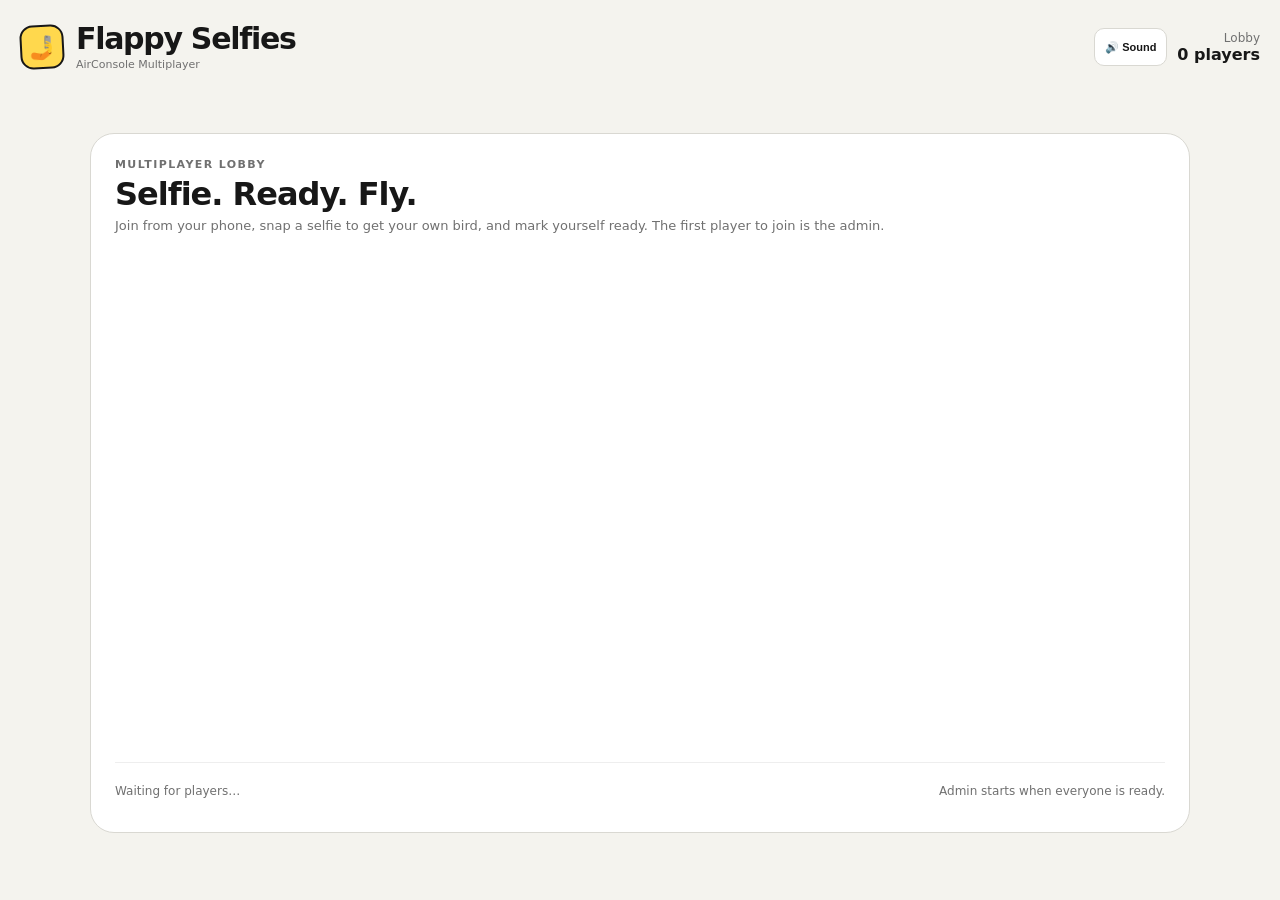
<file: flappy-selfie/screen.html>
<!DOCTYPE html>
<html lang="en">
<head>
<meta charset="UTF-8">
<meta name="viewport" content="width=device-width,initial-scale=1">
<title>Flappy Selfies — AirConsole</title>
<script src="https://www.airconsole.com/api/airconsole-1.11.0.js"></script>
<style>
*{box-sizing:border-box;margin:0;padding:0}
:root{--bg:#f4f3ee;--card:#fff;--text:#171717;--muted:#707070;--border:#d9d8d2;--yellow:#ffd84d;--green:#7bd19c;--sky:#cceeff}
html,body{width:100%;height:100%;overflow:hidden}
body{font-family:Inter,system-ui,-apple-system,BlinkMacSystemFont,"Segoe UI",sans-serif;background:var(--bg);color:var(--text)}
.app{height:100vh;display:flex;flex-direction:column;padding:14px 20px;max-width:1440px;margin:auto}
.header{height:66px;flex:0 0 66px;display:flex;justify-content:space-between;align-items:center;gap:16px}
.brand{display:flex;align-items:center;gap:12px}
.logo{width:44px;height:44px;display:grid;place-items:center;background:var(--yellow);border:2px solid var(--text);border-radius:13px;font-size:22px;font-weight:900;transform:rotate(-3deg)}
.brand h1{font-size:30px;letter-spacing:-1.3px;line-height:1}
.brand p{font-size:11px;color:var(--muted);margin-top:4px}
.meta{font-size:12px;color:var(--muted);text-align:right}
.meta strong{color:var(--text);font-size:16px}
.main{flex:1;min-height:0}
.screen{display:none;width:100%;height:100%;min-height:0;opacity:0;transform:scale(.992)}
.screen.active{animation:screenIn .34s cubic-bezier(.2,.8,.2,1) forwards}
@keyframes screenIn{to{opacity:1;transform:scale(1)}}
@keyframes readyBounce{0%,100%{transform:translateY(0)}50%{transform:translateY(-5px)}}
@keyframes cardEnter{from{opacity:0;transform:translateY(12px) scale(.97)}to{opacity:1;transform:none}}
@keyframes countPop{0%{transform:scale(.45);opacity:0}65%{transform:scale(1.12);opacity:1}100%{transform:scale(1);opacity:1}}
@keyframes winnerGlow{0%,100%{transform:scale(1)}50%{transform:scale(1.025)}}
.screen.active{display:flex;align-items:center;justify-content:center}
.panel{background:var(--card);border:1px solid var(--border);border-radius:24px}
.lobby{width:min(100%,1100px);height:min(100%,700px);padding:24px;display:flex;flex-direction:column;min-height:0}
.eyebrow{font-size:11px;text-transform:uppercase;letter-spacing:1.4px;color:var(--muted);font-weight:800}
.lobby h2,.scoreboard h2{font-size:32px;letter-spacing:-1px;margin-top:4px}
.lobby-copy{font-size:13px;color:var(--muted);margin-top:5px}
.players{flex:1;min-height:0;display:grid;grid-template-columns:repeat(4,minmax(0,1fr));gap:12px;margin-top:18px;align-content:start;overflow:hidden}
.player-card{min-width:0;animation:cardEnter .32s ease both;transition:transform .18s ease,border-color .18s ease;min-height:150px;border:1px solid var(--border);border-radius:18px;background:#f8f8f5;padding:12px;display:flex;flex-direction:column;align-items:center;justify-content:center;text-align:center;position:relative}
.player-card.admin:before{content:"ADMIN";position:absolute;top:8px;left:8px;font-size:8px;font-weight:900;padding:4px 6px;border-radius:999px;background:var(--yellow);border:1px solid var(--text)}
.avatar{width:78px;height:78px;display:grid;place-items:center;padding:7px;margin-bottom:8px}
.avatar img{max-width:100%;max-height:100%;object-fit:contain}
.player-card strong{font-size:13px;max-width:100%;white-space:nowrap;overflow:hidden;text-overflow:ellipsis}
.player-card span{font-size:10px;color:var(--muted);margin-top:3px}
.ready-dot{width:8px;height:8px;border-radius:50%;background:#bbb;display:inline-block;margin-right:4px}
.player-card.ready .ready-dot{background:var(--green)}
.player-card.ready .avatar{animation:readyBounce 1.5s ease-in-out infinite}
.empty{border-style:dashed;color:#aaa}
.lobby-footer{height:46px;flex:0 0 46px;display:flex;align-items:center;justify-content:space-between;gap:12px;margin-top:10px;padding-top:10px;border-top:1px solid #eee}
.lobby-status{font-size:12px;color:var(--muted)}
.game-wrap{width:100%;height:100%;display:flex;align-items:center;justify-content:center}
.game-shell{position:relative;height:min(100%,760px);max-width:100%;aspect-ratio:16/9;border:1px solid var(--border);border-radius:22px;overflow:hidden;background:var(--sky)}
#gameCanvas{width:100%;height:100%;display:block}
.hud{position:absolute;top:12px;left:12px;right:12px;display:flex;justify-content:space-between;pointer-events:none}
.hudbox{background:rgba(255,255,255,.9);border:2px solid var(--text);border-radius:11px;padding:7px 11px;font-size:11px;font-weight:900}
.countdown{position:absolute;inset:0;display:grid;place-items:center;background:rgba(255,255,255,.08);pointer-events:none}
.countdown.hidden{display:none}
.countdown b{font-size:min(18vw,150px);font-weight:950;line-height:1;text-shadow:0 4px 0 rgba(255,255,255,.7)}
.countdown b.pop{animation:countPop .5s cubic-bezier(.2,.8,.2,1)}
.scoreboard{width:min(100%,980px);height:min(100%,700px);padding:24px;display:flex;flex-direction:column;min-height:0}
.results{flex:1;min-height:0;overflow:hidden;margin-top:15px}
.result-row{display:grid;grid-template-columns:56px 64px 1fr 90px;gap:12px;align-items:center;padding:10px 4px;border-bottom:1px solid #eee}
.position{font-size:24px;font-weight:950;text-align:center}
.result-avatar{width:58px;height:58px;background:#f6f6f2;border-radius:12px;display:grid;place-items:center;padding:6px}
.result-avatar img{max-width:100%;max-height:100%}
.result-info strong{display:block;font-size:14px}
.result-info span{font-size:10px;color:var(--muted)}
.result-score{font-size:24px;font-weight:950;text-align:right}
.result-row:first-child{animation:winnerGlow 1.8s ease-in-out infinite;background:linear-gradient(90deg,rgba(255,216,77,.18),transparent);border-radius:12px;padding-left:8px;padding-right:8px}
.sound-toggle{min-height:38px;border:1px solid var(--border);border-radius:10px;background:#fff;color:var(--text);font-size:11px;font-weight:850;padding:7px 10px;cursor:pointer}
.sound-toggle.off{opacity:.6}
.score-footer{height:42px;flex:0 0 42px;margin-top:10px;display:flex;align-items:center;justify-content:center;color:var(--muted);font-size:11px;border-top:1px solid #eee;padding-top:10px}
@media(prefers-reduced-motion:reduce){*,*::before,*::after{animation-duration:.001ms!important;animation-iteration-count:1!important;transition-duration:.001ms!important}}
@media(max-width:900px){.players{grid-template-columns:repeat(3,minmax(0,1fr))}}
@media(max-width:650px){.players{grid-template-columns:repeat(2,minmax(0,1fr))}.brand p{display:none}}
@media(max-height:650px){.header{height:52px;flex-basis:52px}.logo{width:36px;height:36px}.brand h1{font-size:24px}.lobby,.scoreboard{padding:16px}.player-card{min-height:120px}.avatar{width:58px;height:58px}}
</style>
</head>
<body>
<div class="app">
  <header class="header">
    <div class="brand">
      <div class="logo">🤳</div>
      <div><h1>Flappy Selfies</h1><p>AirConsole Multiplayer</p></div>
    </div>
    <div style="display:flex;align-items:center;gap:10px"><button id="soundToggle" class="sound-toggle" type="button" aria-label="Toggle sound">🔊 Sound</button><div class="meta"><span id="phaseLabel">Lobby</span><br><strong id="connectedCount">0 players</strong></div></div>
  </header>

  <main class="main">
    <section id="lobbyScreen" class="screen active">
      <div class="panel lobby">
        <div class="eyebrow">Multiplayer Lobby</div>
        <h2>Selfie. Ready. Fly.</h2>
        <p class="lobby-copy">Join from your phone, snap a selfie to get your own bird, and mark yourself ready. The first player to join is the admin.</p>
        <div id="playerGrid" class="players"></div>
        <div class="lobby-footer">
          <div id="lobbyStatus" class="lobby-status">Waiting for players…</div>
          <div class="lobby-status">Admin starts when everyone is ready.</div>
        </div>
      </div>
    </section>

    <section id="gameScreen" class="screen">
      <div class="game-wrap">
        <div class="game-shell">
          <canvas id="gameCanvas" width="1280" height="720"></canvas>
          <div class="hud">
            <div class="hudbox"><span id="aliveCount">0</span> alive</div>
            <div class="hudbox">Score <span id="topScore">0</span></div>
          </div>
          <div id="countdown" class="countdown hidden"><b id="countdownValue">3</b></div>
        </div>
      </div>
    </section>

    <section id="scoreScreen" class="screen">
      <div class="panel scoreboard">
        <div class="eyebrow">Round Complete</div>
        <h2>Scoreboard</h2>
        <div id="resultList" class="results"></div>
        <div class="score-footer">The admin can restart with the same characters or return everyone to the lobby.</div>
      </div>
    </section>
  </main>
</div>

<script>
(() => {
  "use strict";

  const airconsole = new AirConsole();

  const lobbyScreen = document.getElementById("lobbyScreen");
  const gameScreen = document.getElementById("gameScreen");
  const scoreScreen = document.getElementById("scoreScreen");
  const playerGrid = document.getElementById("playerGrid");
  const lobbyStatus = document.getElementById("lobbyStatus");
  const phaseLabel = document.getElementById("phaseLabel");
  const connectedCount = document.getElementById("connectedCount");
  const gameCanvas = document.getElementById("gameCanvas");
  const ctx = gameCanvas.getContext("2d");
  const aliveCount = document.getElementById("aliveCount");
  const topScore = document.getElementById("topScore");
  const countdown = document.getElementById("countdown");
  const countdownValue = document.getElementById("countdownValue");
  const resultList = document.getElementById("resultList");
  const soundToggle = document.getElementById("soundToggle");

  const players = new Map();
  const lateJoiners = new Set();

  let adminDeviceId = null;
  let phase = "lobby";
  let roundDeviceIds = [];
  let animationId = null;
  let countdownTimers = [];
  let roundStartTime = 0;
  let pipes = [];
  let frame = 0;

  let audioCtx = null;
  let soundOn = true;
  let musicTimer = null;
  let musicStep = 0;
  let musicMode = "lobby";

  function ensureAudio(){
    if(!soundOn) return false;
    try{
      if(!audioCtx) audioCtx = new (window.AudioContext || window.webkitAudioContext)();
      if(audioCtx.state === "suspended") audioCtx.resume();
      return true;
    }catch(e){ return false; }
  }

  function tone(freq=440,duration=.1,type="sine",volume=.035,delay=0){
    if(!ensureAudio()) return;
    const now=audioCtx.currentTime+delay;
    const osc=audioCtx.createOscillator();
    const gain=audioCtx.createGain();
    osc.type=type; osc.frequency.setValueAtTime(freq,now);
    gain.gain.setValueAtTime(.0001,now);
    gain.gain.exponentialRampToValueAtTime(volume,now+.01);
    gain.gain.exponentialRampToValueAtTime(.0001,now+duration);
    osc.connect(gain); gain.connect(audioCtx.destination);
    osc.start(now); osc.stop(now+duration+.03);
  }

  function sfx(name){
    if(name==="ready"){tone(500,.06,"sine",.025);tone(720,.08,"sine",.025,.05)}
    if(name==="count"){tone(660,.09,"square",.025)}
    if(name==="go"){tone(880,.08,"square",.03);tone(1175,.12,"sine",.025,.06)}
    if(name==="score"){tone(900,.055,"sine",.022)}
    if(name==="hit"){tone(180,.12,"sawtooth",.025);tone(120,.16,"sine",.02,.05)}
    if(name==="finish"){tone(523,.12,"sine",.03);tone(659,.12,"sine",.03,.10);tone(784,.18,"sine",.035,.20)}
  }

  const musicPatterns={
    lobby:[261.63,329.63,392.00,329.63,293.66,349.23,440.00,349.23],
    game:[329.63,392.00,493.88,392.00,349.23,440.00,523.25,440.00],
    score:[261.63,329.63,392.00,523.25,392.00,329.63,293.66,349.23]
  };

  function startMusic(mode){
    musicMode=mode;
    if(musicTimer){clearInterval(musicTimer);musicTimer=null;}
    musicStep=0;
    if(!soundOn || !ensureAudio()) return;
    const tick=()=>{
      const pattern=musicPatterns[musicMode]||musicPatterns.lobby;
      const f=pattern[musicStep%pattern.length];
      tone(f,.20,"triangle",.010);
      if(musicStep%2===0) tone(f/2,.24,"sine",.005);
      musicStep++;
    };
    tick(); musicTimer=setInterval(tick,280);
  }

  function setSound(enabled){
    soundOn=enabled;
    soundToggle.classList.toggle("off",!enabled);
    soundToggle.textContent=enabled?"🔊 Sound":"🔇 Sound";
    if(enabled){ensureAudio();startMusic(phase==="game"?"game":phase==="score"?"score":"lobby");}
    else if(musicTimer){clearInterval(musicTimer);musicTimer=null;}
  }

  soundToggle.addEventListener("click",()=>setSound(!soundOn));
  document.addEventListener("pointerdown",()=>{if(soundOn && !audioCtx){ensureAudio();startMusic("lobby");}},{once:true,capture:true});


  const game = {
    gravity: 0.44,
    flapPower: -7.4,
    pipeSpeed: 4.0,
    pipeWidth: 92,
    pipeGap: 205,
    spawnEvery: 95,
    playerX: 220
  };

  const palette = ["#ff6b6b","#4dabf7","#ffd43b","#69db7c","#b197fc","#ffa94d","#38d9a9","#f06595"];

  function showScreen(name) {
    lobbyScreen.classList.toggle("active", name==="lobby");
    gameScreen.classList.toggle("active", name==="game");
    scoreScreen.classList.toggle("active", name==="score");
  }

  function send(deviceId, data) {
    airconsole.message(deviceId, data);
  }

  function broadcast(data) {
    airconsole.broadcast(data);
  }

  function controllerIds() {
    try { return airconsole.getControllerDeviceIDs() || []; }
    catch { return []; }
  }

  function ensurePlayer(deviceId) {
    if(players.has(deviceId)) return players.get(deviceId);

    if(phase !== "lobby") {
      lateJoiners.add(deviceId);
      send(deviceId,{type:"late_join"});
      return null;
    }

    const p = {
      deviceId,
      name:"Player",
      ready:false,
      character:null,
      image:null,
      connected:true,
      color:palette[players.size % palette.length],
      alive:false,
      score:0,
      y:0,
      velocity:0,
      eliminatedAt:0,
      eliminated:true
    };
    players.set(deviceId,p);

    if(adminDeviceId === null) adminDeviceId = deviceId;

    send(deviceId,{type:"role",isAdmin:deviceId===adminDeviceId});
    renderLobby();
    broadcastLobbyState();
    return p;
  }

  function reassignAdminIfNeeded() {
    if(adminDeviceId !== null && players.has(adminDeviceId) && players.get(adminDeviceId).connected) return;
    const next = [...players.values()].find(p=>p.connected);
    adminDeviceId = next ? next.deviceId : null;
    players.forEach(p=>send(p.deviceId,{type:"role",isAdmin:p.deviceId===adminDeviceId}));
  }

  function connectedLobbyPlayers() {
    return [...players.values()].filter(p=>p.connected);
  }

  function allReady() {
    const list=connectedLobbyPlayers();
    return list.length>0 && list.every(p=>p.ready && p.character);
  }

  function broadcastLobbyState() {
    const list=connectedLobbyPlayers();
    broadcast({type:"lobby_state",allReady:allReady(),playerCount:list.length,readyCount:list.filter(p=>p.ready).length});
  }

  function renderLobby() {
    const list=connectedLobbyPlayers();
    connectedCount.textContent = list.length + (list.length===1?" player":" players");
    playerGrid.innerHTML="";

    list.forEach(p=>{
      const card=document.createElement("div");
      card.className="player-card"+(p.ready?" ready":"")+(p.deviceId===adminDeviceId?" admin":"");

      const avatar=document.createElement("div");avatar.className="avatar";
      if(p.character){
        const img=document.createElement("img");img.src=p.character.image;img.alt=p.name+" character";avatar.appendChild(img);
      } else {
        avatar.textContent="🤳";avatar.style.fontSize="30px";avatar.style.color="#aaa";
      }

      const strong=document.createElement("strong");strong.textContent=p.name;
      const state=document.createElement("span");
      const dot=document.createElement("i");dot.className="ready-dot";
      state.append(dot,document.createTextNode(p.ready?"Ready":"Snapping…"));

      card.append(avatar,strong,state);
      playerGrid.appendChild(card);
    });

    const fill=Math.max(0,4-list.length);
    for(let i=0;i<fill;i++){
      const empty=document.createElement("div");empty.className="player-card empty";empty.textContent="Waiting for player…";playerGrid.appendChild(empty);
    }

    const readyCount=list.filter(p=>p.ready).length;
    lobbyStatus.textContent=list.length?`${readyCount}/${list.length} ready`:"Waiting for players…";
  }

  function hydrateImagesAndStart() {
    let pending=0;
    roundDeviceIds.forEach(id=>{
      const p=players.get(id);
      p.image=new Image();
      pending++;
      p.image.onload=p.image.onerror=()=>{pending--;if(pending===0)beginCountdown()};
      p.image.src=p.character.image;
    });
    if(pending===0) beginCountdown();
  }

  function startRound() {
    if(phase!=="lobby" || !allReady()) return;
    phase="countdown";
    phaseLabel.textContent="Starting";
    showScreen("game");
    roundDeviceIds=connectedLobbyPlayers().map(p=>p.deviceId);
    airconsole.setActivePlayers(roundDeviceIds.length);

    const n=roundDeviceIds.length;
    roundDeviceIds.forEach((id,index)=>{
      const p=players.get(id);
      p.alive=true;p.eliminated=false;p.score=0;p.velocity=0;p.eliminatedAt=0;
      const spread=Math.min(280, Math.max(90,(n-1)*55));
      const startTop=gameCanvas.height/2-spread/2;
      p.y=n===1?gameCanvas.height/2-30:startTop+(spread/(n-1))*index-30;
    });

    pipes=[];frame=0;topScore.textContent="0";aliveCount.textContent=String(n);
    broadcast({type:"restart_round"});
    hydrateImagesAndStart();
  }

  function restartRoundSameChars() {
    if(phase!=="score") return;
    phase="countdown";
    phaseLabel.textContent="Starting";
    showScreen("game");

    const connected = roundDeviceIds.filter(id=>players.has(id) && players.get(id).connected);
    roundDeviceIds = connected;
    if(!roundDeviceIds.length){returnToLobby();return}

    const n=roundDeviceIds.length;
    roundDeviceIds.forEach((id,index)=>{
      const p=players.get(id);
      p.alive=true;p.eliminated=false;p.score=0;p.velocity=0;p.eliminatedAt=0;
      const spread=Math.min(280,Math.max(90,(n-1)*55));
      const startTop=gameCanvas.height/2-spread/2;
      p.y=n===1?gameCanvas.height/2-30:startTop+(spread/(n-1))*index-30;
    });

    pipes=[];frame=0;topScore.textContent="0";aliveCount.textContent=String(n);
    broadcast({type:"restart_round"});
    beginCountdown();
  }

  function beginCountdown() {
    countdownTimers.forEach(clearTimeout);countdownTimers=[];
    countdown.classList.remove("hidden");
    [3,2,1].forEach((value,index)=>{
      const t=setTimeout(()=>{
        countdownValue.textContent=String(value); countdownValue.classList.remove("pop"); void countdownValue.offsetWidth; countdownValue.classList.add("pop"); sfx("count");
        roundDeviceIds.forEach(id=>send(id,{type:"round_countdown",value}));
      },index*850);
      countdownTimers.push(t);
    });
    countdownTimers.push(setTimeout(()=>{
      countdown.classList.add("hidden");
      phase="game";phaseLabel.textContent="Game"; sfx("go"); startMusic("game");
      roundStartTime=performance.now();
      roundDeviceIds.forEach(id=>send(id,{type:"round_start"}));
      cancelAnimationFrame(animationId);
      animationId=requestAnimationFrame(loop);
    },2550));
  }

  function flap(deviceId) {
    if(phase!=="game") return;
    const p=players.get(deviceId);
    if(!p || !p.alive || !roundDeviceIds.includes(deviceId)) return;
    p.velocity=game.flapPower;
  }

  function spawnPipe() {
    const margin=85;
    const available=gameCanvas.height-game.pipeGap-margin*2;
    const top=margin+Math.random()*available;
    pipes.push({x:gameCanvas.width+20,top,bottom:top+game.pipeGap,scoredBy:new Set()});
  }

  function playerHitbox(p) {
    const w=62,h=62;
    const hb=p.character.hitbox;
    const forgiveness=3;
    return {
      left:game.playerX+w*hb.left+forgiveness,
      top:p.y+h*hb.top+forgiveness,
      right:game.playerX+w*hb.right-forgiveness,
      bottom:p.y+h*hb.bottom-forgiveness
    };
  }

  function eliminate(p) {
    if(!p.alive) return;
    p.alive=false;p.eliminated=true;p.eliminatedAt=performance.now()-roundStartTime; sfx("hit");
    send(p.deviceId,{type:"player_out",score:p.score});
    aliveCount.textContent=String(roundDeviceIds.filter(id=>players.get(id)?.alive).length);
  }

  function updateGame() {
    frame++;
    if(frame%game.spawnEvery===0) spawnPipe();

    pipes.forEach(pipe=>pipe.x-=game.pipeSpeed);
    pipes=pipes.filter(pipe=>pipe.x>-game.pipeWidth-30);

    roundDeviceIds.forEach(id=>{
      const p=players.get(id);
      if(!p || !p.alive) return;

      p.velocity+=game.gravity;
      p.y+=p.velocity;

      const hit=playerHitbox(p);
      if(hit.top<=0 || hit.bottom>=gameCanvas.height){eliminate(p);return}

      for(const pipe of pipes){
        if(!pipe.scoredBy.has(id) && pipe.x+game.pipeWidth<game.playerX){
          pipe.scoredBy.add(id);p.score++; sfx("score");
        }
        const overlapX=hit.right>pipe.x && hit.left<pipe.x+game.pipeWidth;
        if(overlapX && (hit.top<pipe.top || hit.bottom>pipe.bottom)){eliminate(p);break}
      }
    });

    topScore.textContent=String(Math.max(0,...roundDeviceIds.map(id=>players.get(id)?.score||0)));

    const alive=roundDeviceIds.filter(id=>players.get(id)?.alive);
    if(alive.length===0) finishRound();
  }

  function drawBackground() {
    ctx.clearRect(0,0,gameCanvas.width,gameCanvas.height);
    ctx.fillStyle="#cceeff";ctx.fillRect(0,0,gameCanvas.width,gameCanvas.height);
    ctx.fillStyle="rgba(255,255,255,.55)";
    const offset=(frame*.35)%gameCanvas.width;
    for(let i=-1;i<7;i++){
      const x=i*230-offset,y=85+(i%3)*105;
      ctx.beginPath();ctx.arc(x,y,38,0,Math.PI*2);ctx.arc(x+40,y+5,27,0,Math.PI*2);ctx.arc(x-35,y+8,25,0,Math.PI*2);ctx.fill();
    }
  }

  function drawPipes() {
    ctx.fillStyle="#78d39c";ctx.strokeStyle="#171717";ctx.lineWidth=4;
    pipes.forEach(pipe=>{
      ctx.fillRect(pipe.x,0,game.pipeWidth,pipe.top);ctx.strokeRect(pipe.x,-5,game.pipeWidth,pipe.top+5);
      ctx.fillRect(pipe.x-7,pipe.top-26,game.pipeWidth+14,26);ctx.strokeRect(pipe.x-7,pipe.top-26,game.pipeWidth+14,26);
      ctx.fillRect(pipe.x,pipe.bottom,game.pipeWidth,gameCanvas.height-pipe.bottom);ctx.strokeRect(pipe.x,pipe.bottom,game.pipeWidth,gameCanvas.height-pipe.bottom+5);
      ctx.fillRect(pipe.x-7,pipe.bottom,game.pipeWidth+14,26);ctx.strokeRect(pipe.x-7,pipe.bottom,game.pipeWidth+14,26);
    });
  }

  function drawPlayers() {
    roundDeviceIds.forEach(id=>{
      const p=players.get(id);
      if(!p || !p.alive || !p.image) return;
      const w=62,h=62;
      ctx.save();
      ctx.translate(game.playerX+w/2,p.y+h/2);
      ctx.rotate(Math.max(-.3,Math.min(.55,p.velocity*.05)));
      ctx.drawImage(p.image,-w/2,-h/2,w,h);
      ctx.restore();

      ctx.font="700 14px system-ui";ctx.textAlign="center";
      const textWidth=ctx.measureText(p.name).width;
      ctx.fillStyle="rgba(255,255,255,.9)";
      ctx.fillRect(game.playerX+w/2-textWidth/2-7,p.y-24,textWidth+14,19);
      ctx.fillStyle="#171717";ctx.fillText(p.name,game.playerX+w/2,p.y-10);
    });
  }

  function loop() {
    if(phase!=="game") return;
    updateGame();
    if(phase!=="game") return;
    drawBackground();drawPipes();drawPlayers();
    animationId=requestAnimationFrame(loop);
  }

  function finalResults() {
    return roundDeviceIds.map(id=>{
      const p=players.get(id);
      return {
        deviceId:id,name:p?.name||"Player",score:p?.score||0,
        character:p?.character?.image||"",
        eliminated:p?.eliminated!==false,
        eliminatedAt:p?.eliminatedAt||Number.MAX_SAFE_INTEGER
      };
    }).sort((a,b)=>{
      if(a.score!==b.score) return b.score-a.score;
      return b.eliminatedAt-a.eliminatedAt;
    }).map((r,index)=>({...r,position:index+1}));
  }

  function finishRound() {
    cancelAnimationFrame(animationId);
    phase="score";phaseLabel.textContent="Results";showScreen("score"); sfx("finish"); startMusic("score");
    const results=finalResults();
    renderResults(results);
    roundDeviceIds.forEach(id=>send(id,{type:"results",yourDeviceId:id,results}));
  }

  function renderResults(results) {
    resultList.innerHTML="";
    results.forEach(r=>{
      const row=document.createElement("div");row.className="result-row";
      const pos=document.createElement("div");pos.className="position";pos.textContent="#"+r.position;
      const av=document.createElement("div");av.className="result-avatar";
      const img=document.createElement("img");img.src=r.character;img.alt=r.name+" character";av.appendChild(img);
      const info=document.createElement("div");info.className="result-info";
      const name=document.createElement("strong");name.textContent=r.name;
      const state=document.createElement("span");state.textContent=r.position===1?"Winner":"Finished";
      info.append(name,state);
      const score=document.createElement("div");score.className="result-score";score.textContent=r.score;
      row.append(pos,av,info,score);resultList.appendChild(row);
    });
  }

  function returnToLobby() {
    cancelAnimationFrame(animationId);
    countdownTimers.forEach(clearTimeout);countdownTimers=[];
    phase="lobby";phaseLabel.textContent="Lobby";showScreen("lobby"); startMusic("lobby");
    airconsole.setActivePlayers(0);

    players.forEach(p=>{
      if(p.connected){p.ready=false;send(p.deviceId,{type:"return_lobby"});}
    });

    lateJoiners.forEach(id=>{
      lateJoiners.delete(id);
      ensurePlayer(id);
      send(id,{type:"late_join_lobby"});
    });

    reassignAdminIfNeeded();
    renderLobby();broadcastLobbyState();
  }

  airconsole.onReady = function() {
    controllerIds().forEach(ensurePlayer);
    renderLobby();
    startMusic("lobby");
  };

  airconsole.onConnect = function(deviceId) {
    if(deviceId===AirConsole.SCREEN) return;
    ensurePlayer(deviceId);
  };

  airconsole.onDisconnect = function(deviceId) {
    if(players.has(deviceId)){
      const p=players.get(deviceId);p.connected=false;
      if(phase==="game" && p.alive) eliminate(p);
      if(phase==="lobby"){
        reassignAdminIfNeeded();
        renderLobby();broadcastLobbyState();
      }
    }
  };

  airconsole.onMessage = function(deviceId,data) {
    if(!data || typeof data!=="object") return;

    if(data.type==="hello"){
      const p=ensurePlayer(deviceId);
      if(p) send(deviceId,{type:"role",isAdmin:deviceId===adminDeviceId});
      return;
    }

    if(phase!=="lobby" && !roundDeviceIds.includes(deviceId)){
      send(deviceId,{type:"late_join"});
      return;
    }

    const p=players.get(deviceId) || ensurePlayer(deviceId);
    if(!p) return;

    if(data.type==="player_ready" && phase==="lobby"){
      p.name=(String(data.name||"Player").trim()||"Player").slice(0,18);
      p.character=data.character;
      p.ready=!!(data.character && data.character.image && data.character.hitbox);
      if(p.ready) sfx("ready");
      renderLobby();broadcastLobbyState();
    }

    if(data.type==="player_unready" && phase==="lobby"){
      p.ready=false;renderLobby();broadcastLobbyState();
    }

    if(data.type==="admin_start" && deviceId===adminDeviceId && phase==="lobby" && allReady()){
      startRound();
    }

    if(data.type==="flap"){
      flap(deviceId);
    }

    if(data.type==="admin_restart" && deviceId===adminDeviceId && phase==="score"){
      restartRoundSameChars();
    }

    if(data.type==="admin_lobby" && deviceId===adminDeviceId && phase==="score"){
      returnToLobby();
    }
  };
})();
</script>
</body>
</html>
</file>
